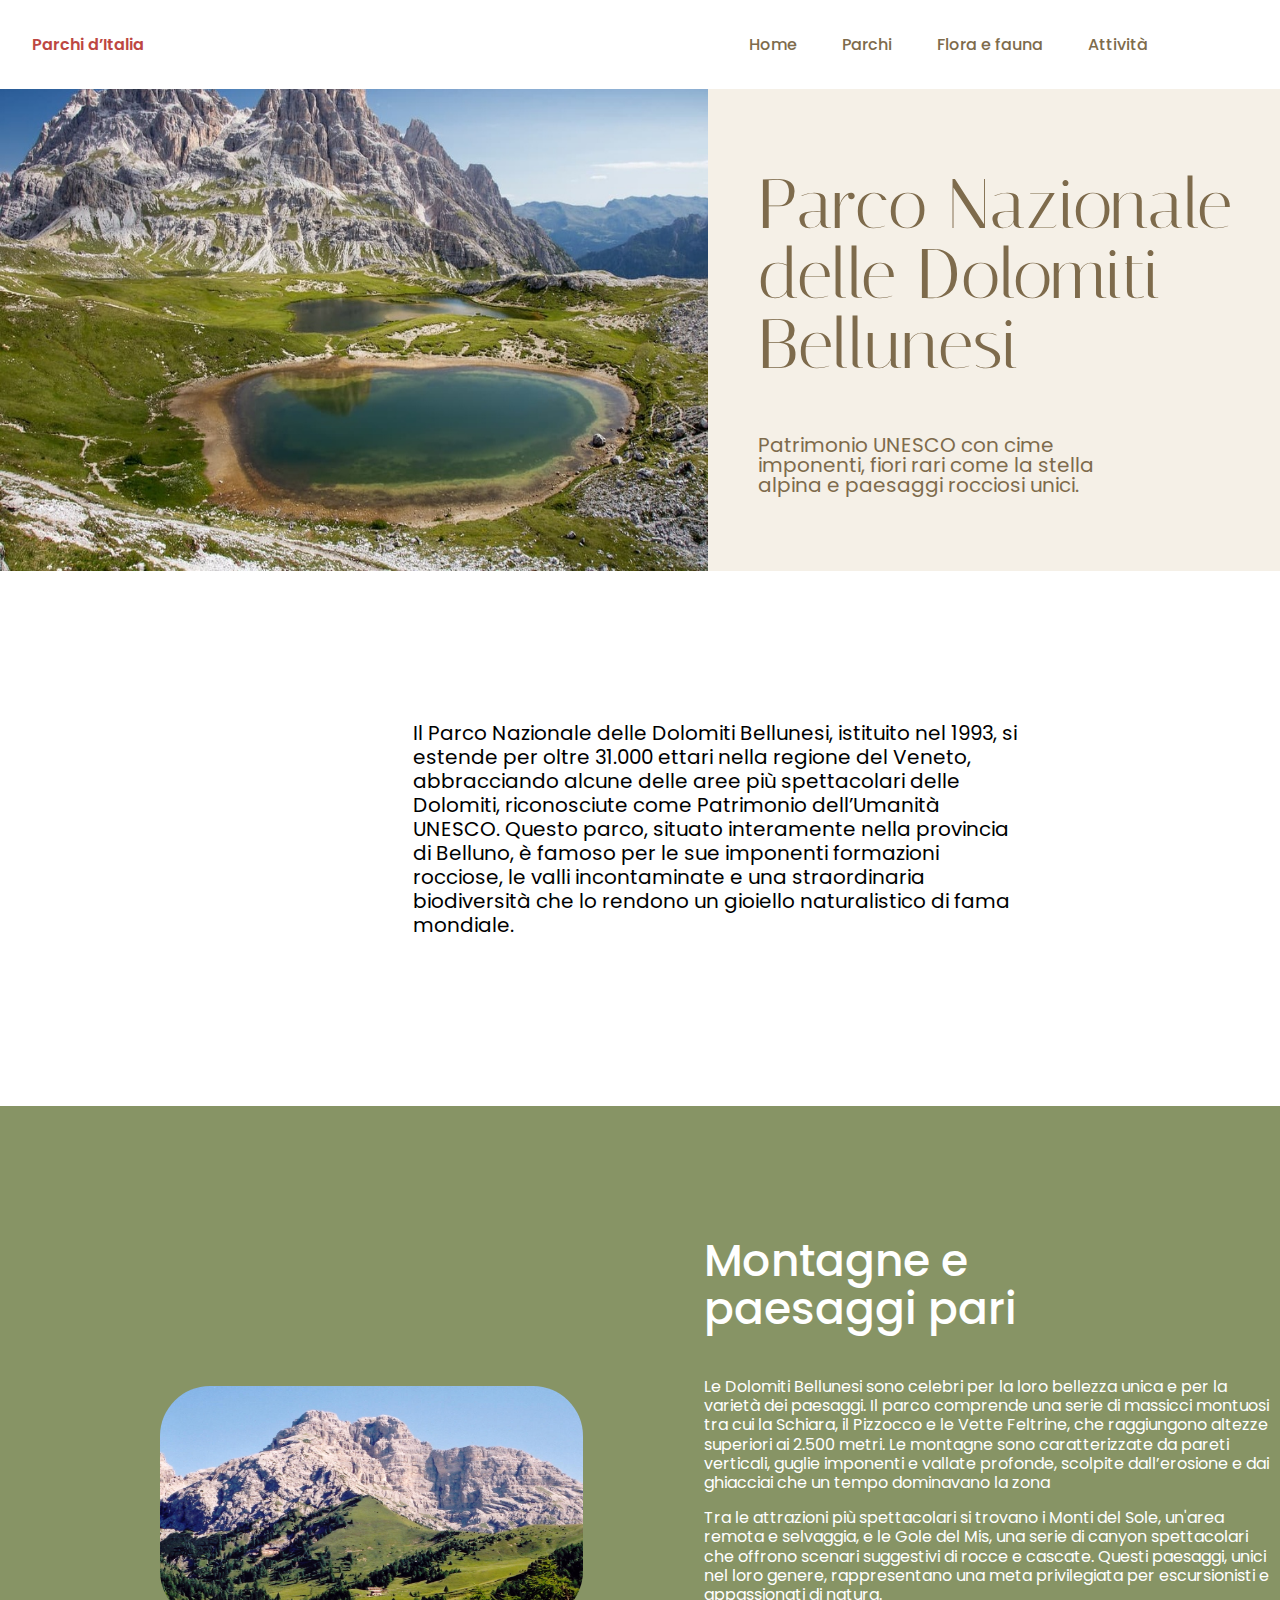
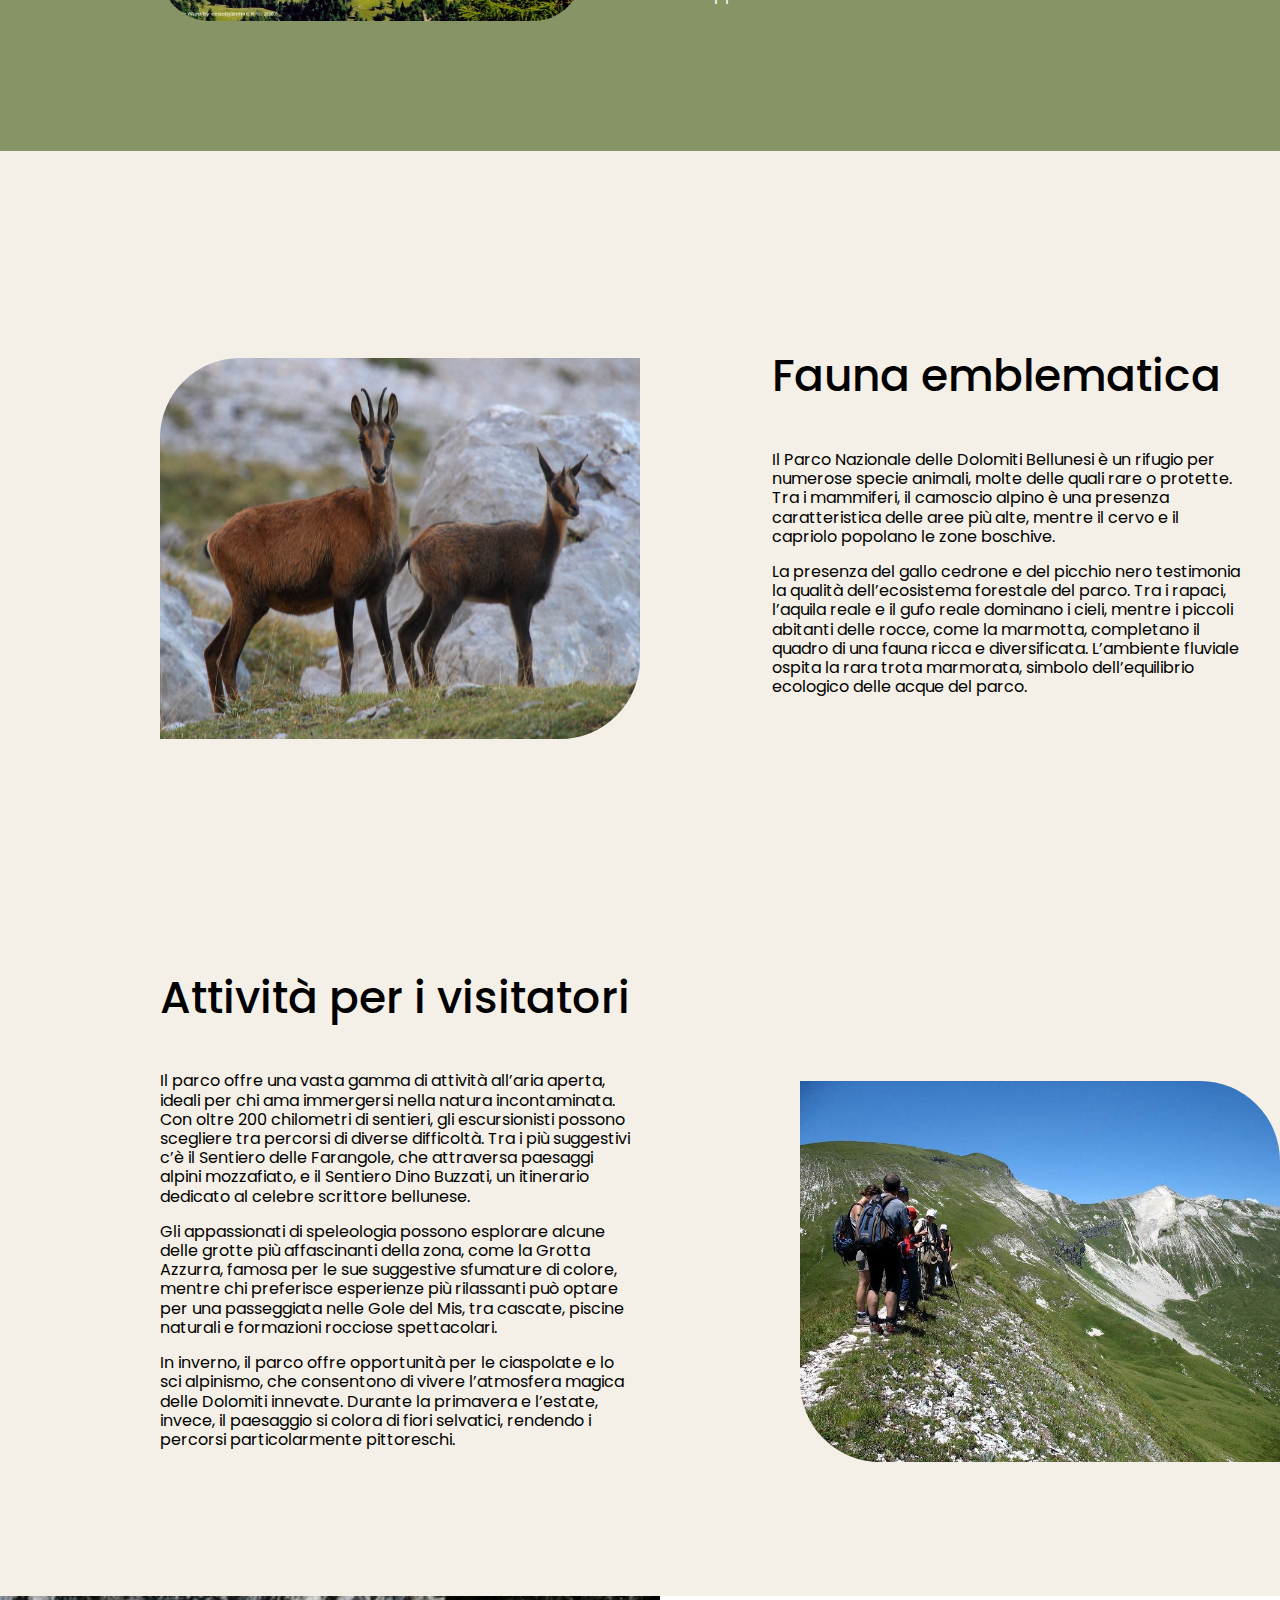
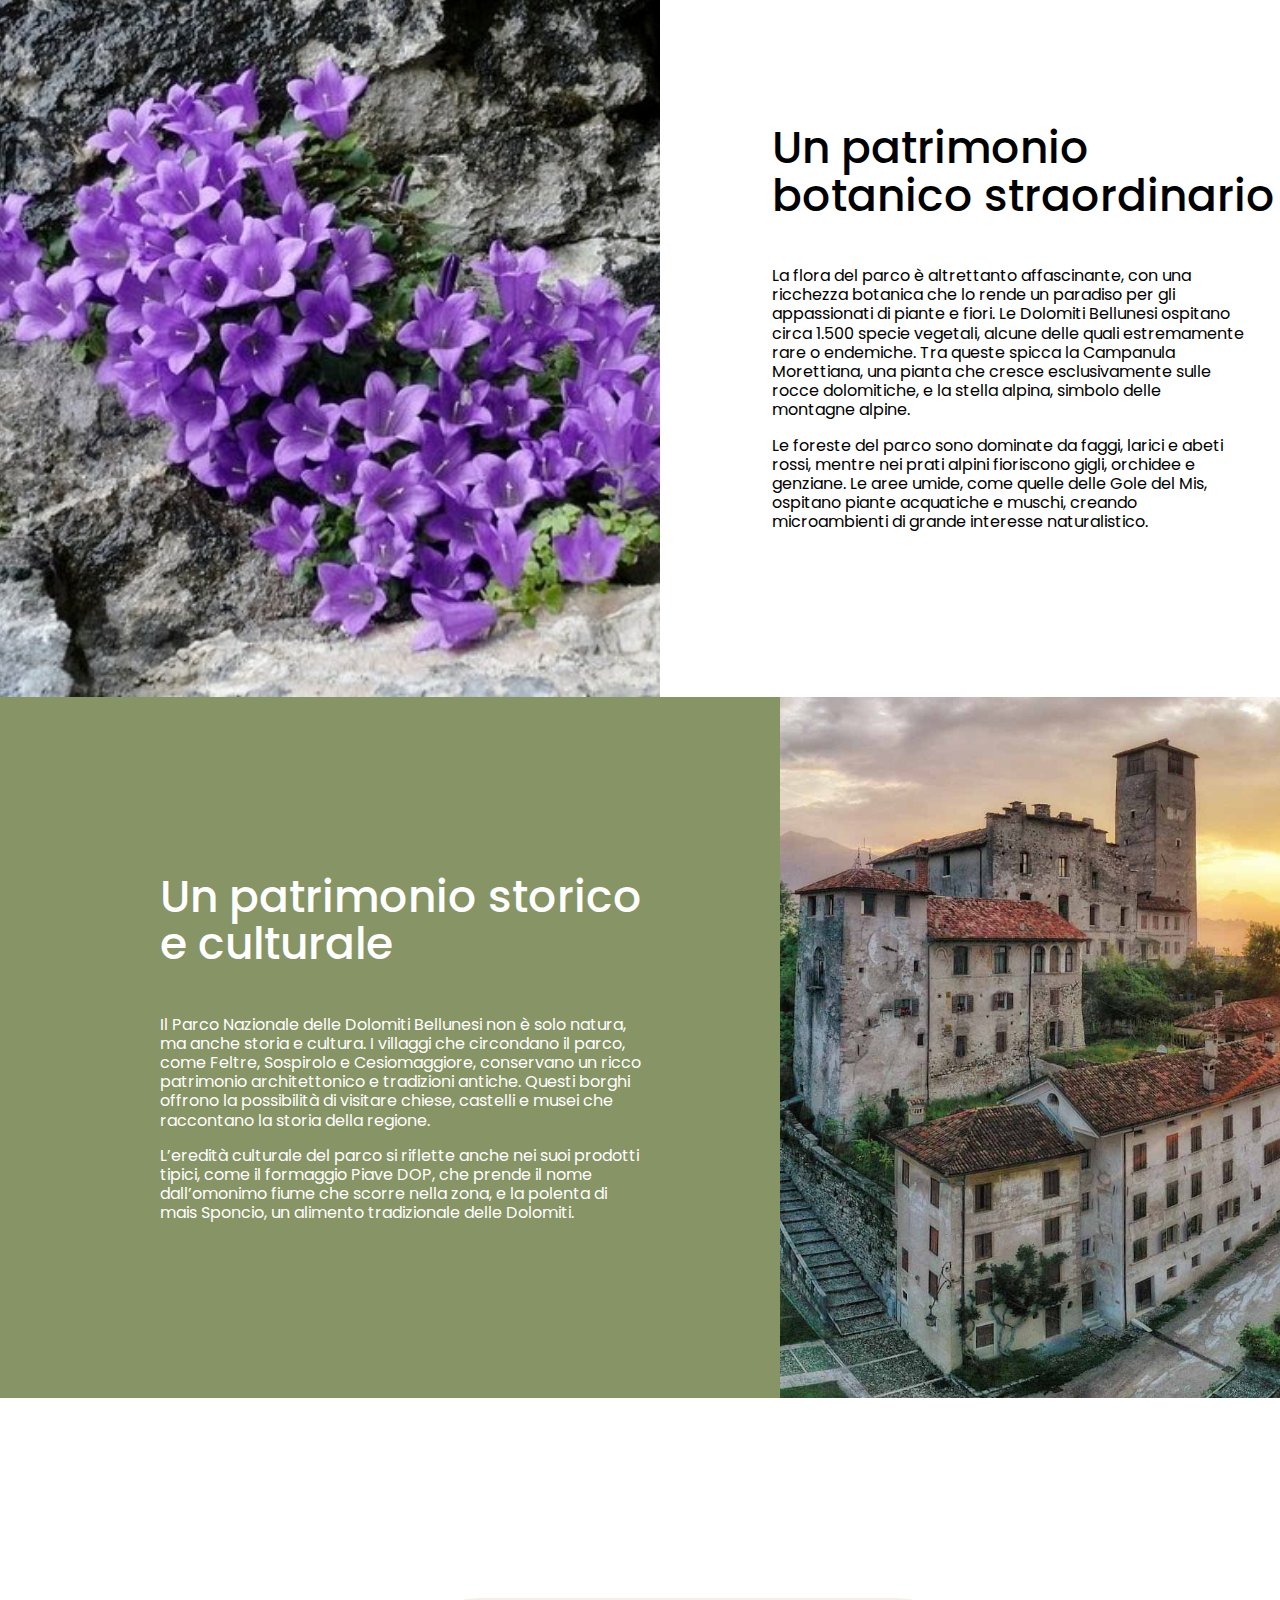
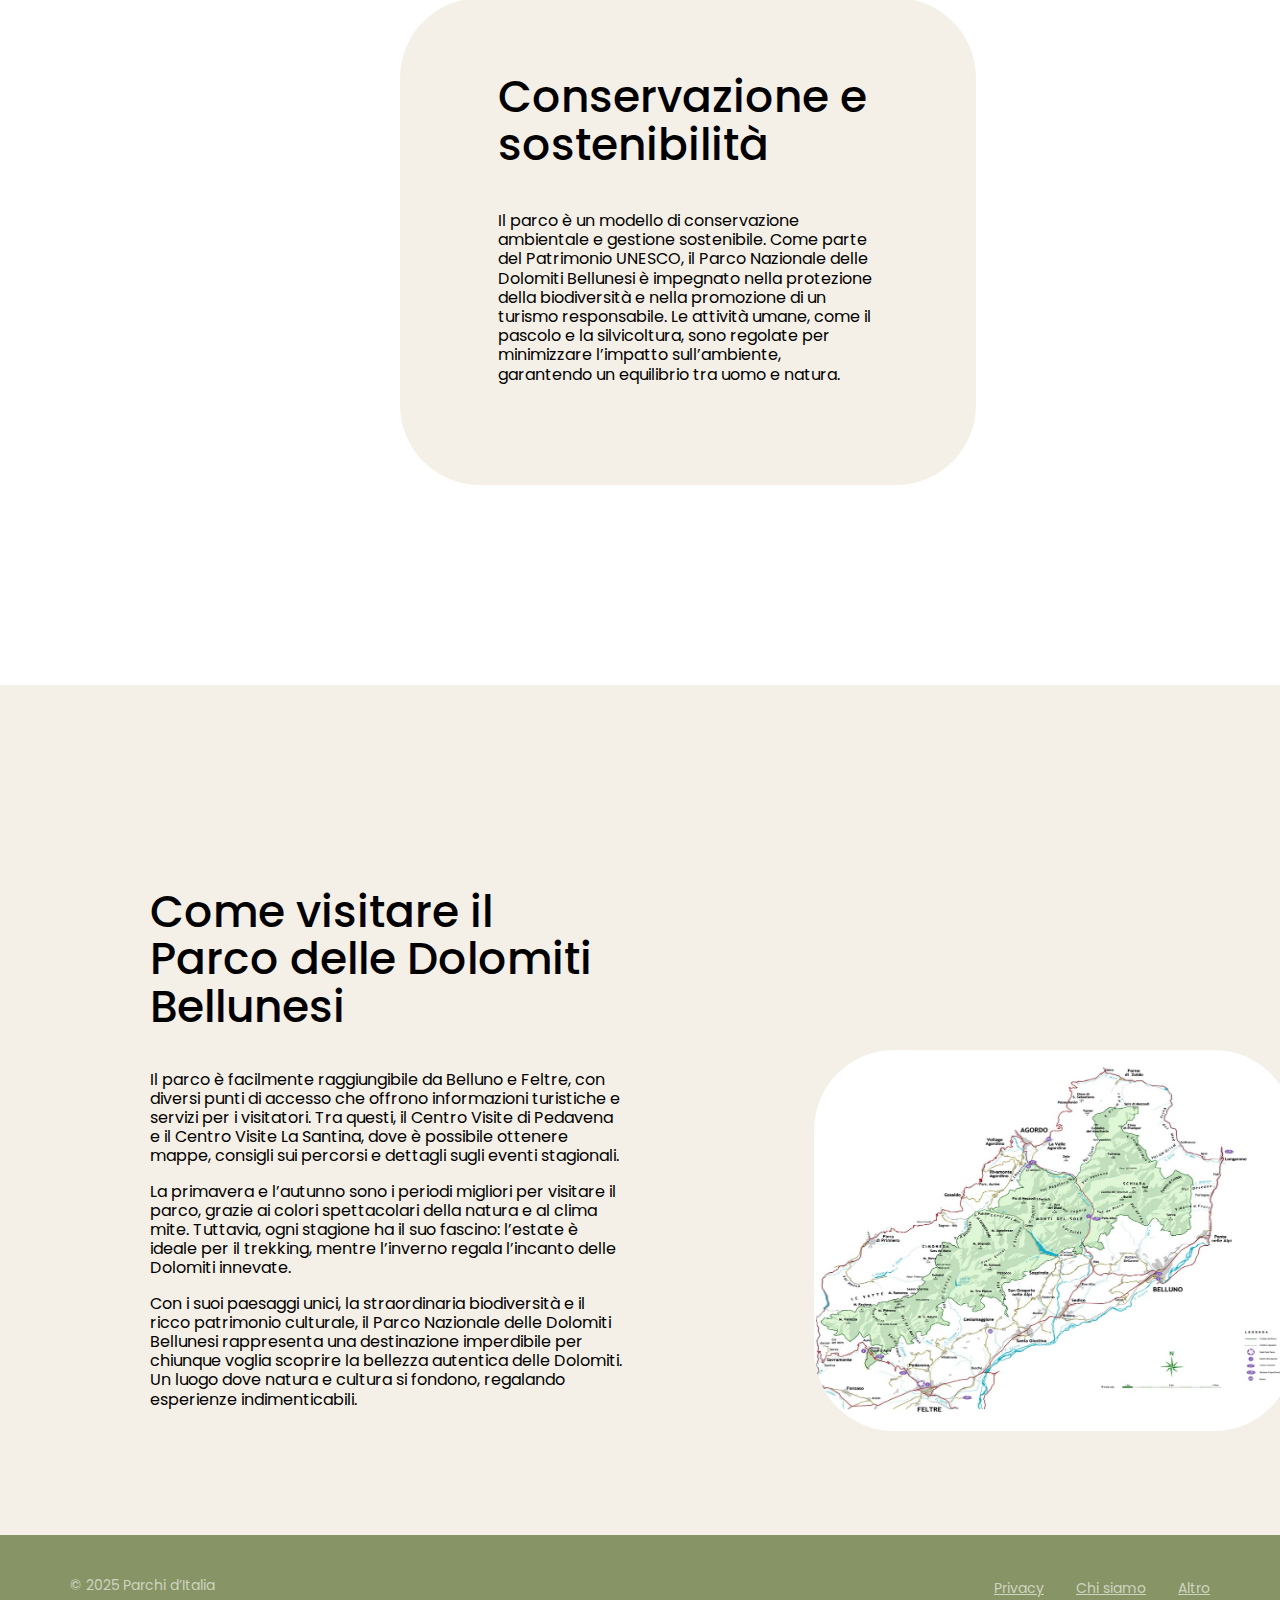
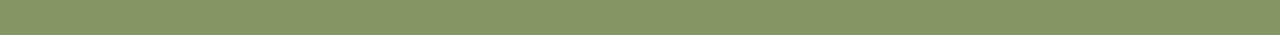
<file: dolomiti.html>
<!DOCTYPE html>
<html lang="en">
<head>
    <meta charset="UTF-8">
    <meta name="viewport" content="width=device-width, initial-scale=1.0">
    <title>Document</title>
    <link rel="stylesheet" href="css/dolomiti.css">
  
    <link rel="preconnect" href="https://fonts.googleapis.com">
<link rel="preconnect" href="https://fonts.gstatic.com" crossorigin>
<link href="https://fonts.googleapis.com/css2?family=Italiana&family=Poppins:ital,wght@0,100;0,200;0,300;0,400;0,500;0,600;0,700;0,800;0,900;1,100;1,200;1,300;1,400;1,500;1,600;1,700;1,800;1,900&display=swap" rel="stylesheet">
</head>
<body>
    <!-- Navbar -->
    <header>
        <p><a href="index.html">Parchi d’Italia</a></p>
        <nav>
            <ul>
                <li><a href="index.html">Home</a></li>
                <li><a href="parchi.html">Parchi</a></li>
                <li><a href="flora_fauna.html">Flora e fauna</a></li>
                <li><a href="attivita.html">Attività</a></li>
            </ul>
        </nav>
    </header>

    <main>
       <!-- Encabezado con imagen de fondo -->
       <div class="portada">
        <img src="img/Parchi/Dolomiti/dolomiti.jpg" alt="Vista panoramica del Parco">
        <div class="portada-content">
            <h1>Parco Nazionale delle Dolomiti Bellunesi</h1>
            <p>Patrimonio UNESCO con cime imponenti, fiori rari come la stella alpina e paesaggi rocciosi unici.</p>
        </div>
    </div>

    <!-- Contenido -->

    
    <div class="container">
        <section id="introduzione">
            <p>Il Parco Nazionale delle Dolomiti Bellunesi, istituito nel 1993, si estende per oltre 31.000 ettari nella regione del Veneto, abbracciando alcune delle aree più spettacolari delle Dolomiti, riconosciute come Patrimonio dell’Umanità UNESCO. Questo parco, situato interamente nella provincia di Belluno, è famoso per le sue imponenti formazioni rocciose, le valli incontaminate e una straordinaria biodiversità che lo rendono un gioiello naturalistico di fama mondiale.</p>
        </section>


        <section id="paesaggi">
            <img src="img/Parchi/Dolomiti/vistas-dolomiti.jpg" alt="Paesaggi">
            <div class="text">
                <h2>Montagne e paesaggi pari</h2>
                <p>Le Dolomiti Bellunesi sono celebri per la loro bellezza unica e per la varietà dei paesaggi. Il parco comprende una serie di massicci montuosi tra cui la Schiara, il Pizzocco e le Vette Feltrine, che raggiungono altezze superiori ai 2.500 metri. Le montagne sono caratterizzate da pareti verticali, guglie imponenti e vallate profonde, scolpite dall’erosione e dai ghiacciai che un tempo dominavano la zona</p>
        
                <p>Tra le attrazioni più spettacolari si trovano i Monti del Sole, un'area remota e selvaggia, e le Gole del Mis, una serie di canyon spettacolari che offrono scenari suggestivi di rocce e cascate. Questi paesaggi, unici nel loro genere, rappresentano una meta privilegiata per escursionisti e appassionati di natura.</p>
            </div>
        </section>


       <section id="fauna">
        <img src="img/Parchi/Dolomiti/fauna-dolomiti.jpg" alt="fauna">
        <div class="text">
            <h2>Fauna emblematica</h2>
            <p>Il Parco Nazionale delle Dolomiti Bellunesi è un rifugio per numerose specie animali, molte delle quali rare o protette. Tra i mammiferi, il camoscio alpino è una presenza caratteristica delle aree più alte, mentre il cervo e il capriolo popolano le zone boschive.</p>

            <p>La presenza del gallo cedrone e del picchio nero testimonia la qualità dell’ecosistema forestale del parco. Tra i rapaci, l’aquila reale e il gufo reale dominano i cieli, mentre i piccoli abitanti delle rocce, come la marmotta, completano il quadro di una fauna ricca e diversificata. L’ambiente fluviale ospita la rara trota marmorata, simbolo dell’equilibrio ecologico delle acque del parco.</p>
        </div>
        </section>

      <section id="attivita">
        <div class="text">
            <h2>Attività per i visitatori</h2>
            <p>Il parco offre una vasta gamma di attività all’aria aperta, ideali per chi ama immergersi nella natura incontaminata. Con oltre 200 chilometri di sentieri, gli escursionisti possono scegliere tra percorsi di diverse difficoltà. Tra i più suggestivi c’è il Sentiero delle Farangole, che attraversa paesaggi alpini mozzafiato, e il Sentiero Dino Buzzati, un itinerario dedicato al celebre scrittore bellunese.</p>

            <p>Gli appassionati di speleologia possono esplorare alcune delle grotte più affascinanti della zona, come la Grotta Azzurra, famosa per le sue suggestive sfumature di colore, mentre chi preferisce esperienze più rilassanti può optare per una passeggiata nelle Gole del Mis, tra cascate, piscine naturali e formazioni rocciose spettacolari.</p>
                
             <p>In inverno, il parco offre opportunità per le ciaspolate e lo sci alpinismo, che consentono di vivere l’atmosfera magica delle Dolomiti innevate. Durante la primavera e l’estate, invece, il paesaggio si colora di fiori selvatici, rendendo i percorsi particolarmente pittoreschi.</p>
        </div>
        <img src="img/Parchi/Dolomiti/turism-dolomiti.jpeg" alt="Escursionisti nel parco">
        </section>


      <section id="flora">
        <img src="img/Parchi/Dolomiti/flora-dolomiti.jpg" alt="Fiori parco">
        <div class="text">
            <h2>Un patrimonio botanico straordinario</h2>
            <p>La flora del parco è altrettanto affascinante, con una ricchezza botanica che lo rende un paradiso per gli appassionati di piante e fiori. Le Dolomiti Bellunesi ospitano circa 1.500 specie vegetali, alcune delle quali estremamente rare o endemiche. Tra queste spicca la Campanula Morettiana, una pianta che cresce esclusivamente sulle rocce dolomitiche, e la stella alpina, simbolo delle montagne alpine.</p>
            <p>Le foreste del parco sono dominate da faggi, larici e abeti rossi, mentre nei prati alpini fioriscono gigli, orchidee e genziane. Le aree umide, come quelle delle Gole del Mis, ospitano piante acquatiche e muschi, creando microambienti di grande interesse naturalistico.</p>
        </section>

        <section id="cultura">
            <div class="text">
            <h2>Un patrimonio storico e culturale</h2>
            <p>Il Parco Nazionale delle Dolomiti Bellunesi non è solo natura, ma anche storia e cultura. I villaggi che circondano il parco, come Feltre, Sospirolo e Cesiomaggiore, conservano un ricco patrimonio architettonico e tradizioni antiche. Questi borghi offrono la possibilità di visitare chiese, castelli e musei che raccontano la storia della regione.</p>

                <p>L’eredità culturale del parco si riflette anche nei suoi prodotti tipici, come il formaggio Piave DOP, che prende il nome dall’omonimo fiume che scorre nella zona, e la polenta di mais Sponcio, un alimento tradizionale delle Dolomiti.</p>
        </div>
        <img src="img/Parchi/Dolomiti/cultura-dolomiti.jpg" alt="tradizioni locali">
        </section>
        
    
        <section id="conservazione">
            <div class="text">
            <h2>Conservazione e sostenibilità</h2>
            <p>Il parco è un modello di conservazione ambientale e gestione sostenibile. Come parte del Patrimonio UNESCO, il Parco Nazionale delle Dolomiti Bellunesi è impegnato nella protezione della biodiversità e nella promozione di un turismo responsabile. Le attività umane, come il pascolo e la silvicoltura, sono regolate per minimizzare l’impatto sull’ambiente, garantendo un equilibrio tra uomo e natura.</p>
        </div>
        </section>
        
        <section id="accesso">
            <div class="text">
            <h2>Come visitare il Parco delle Dolomiti Bellunesi</h2>
            <p>Il parco è facilmente raggiungibile da Belluno e Feltre, con diversi punti di accesso che offrono informazioni turistiche e servizi per i visitatori. Tra questi, il Centro Visite di Pedavena e il Centro Visite La Santina, dove è possibile ottenere mappe, consigli sui percorsi e dettagli sugli eventi stagionali.</p>
            <p>La primavera e l’autunno sono i periodi migliori per visitare il parco, grazie ai colori spettacolari della natura e al clima mite. Tuttavia, ogni stagione ha il suo fascino: l’estate è ideale per il trekking, mentre l’inverno regala l’incanto delle Dolomiti innevate.</p>
            <p>Con i suoi paesaggi unici, la straordinaria biodiversità e il ricco patrimonio culturale, il Parco Nazionale delle Dolomiti Bellunesi rappresenta una destinazione imperdibile per chiunque voglia scoprire la bellezza autentica delle Dolomiti. Un luogo dove natura e cultura si fondono, regalando esperienze indimenticabili.</p>
        </div>
        <img src="img/Parchi/Dolomiti/mapa-dolomiti.jpeg" alt="Sentieri del Parco">
        </section>
    

        

    </main>
    <footer>
        <small>&copy; 2025 Parchi d’Italia</small>
        <nav>
            <ul>
                <li><a href="">Privacy</a></li>
                <li><a href="">Chi siamo</a></li>
                <li><a href="">Altro</a></li>
            </ul>
        </nav>
    </footer>
</body>
</html>
</file>
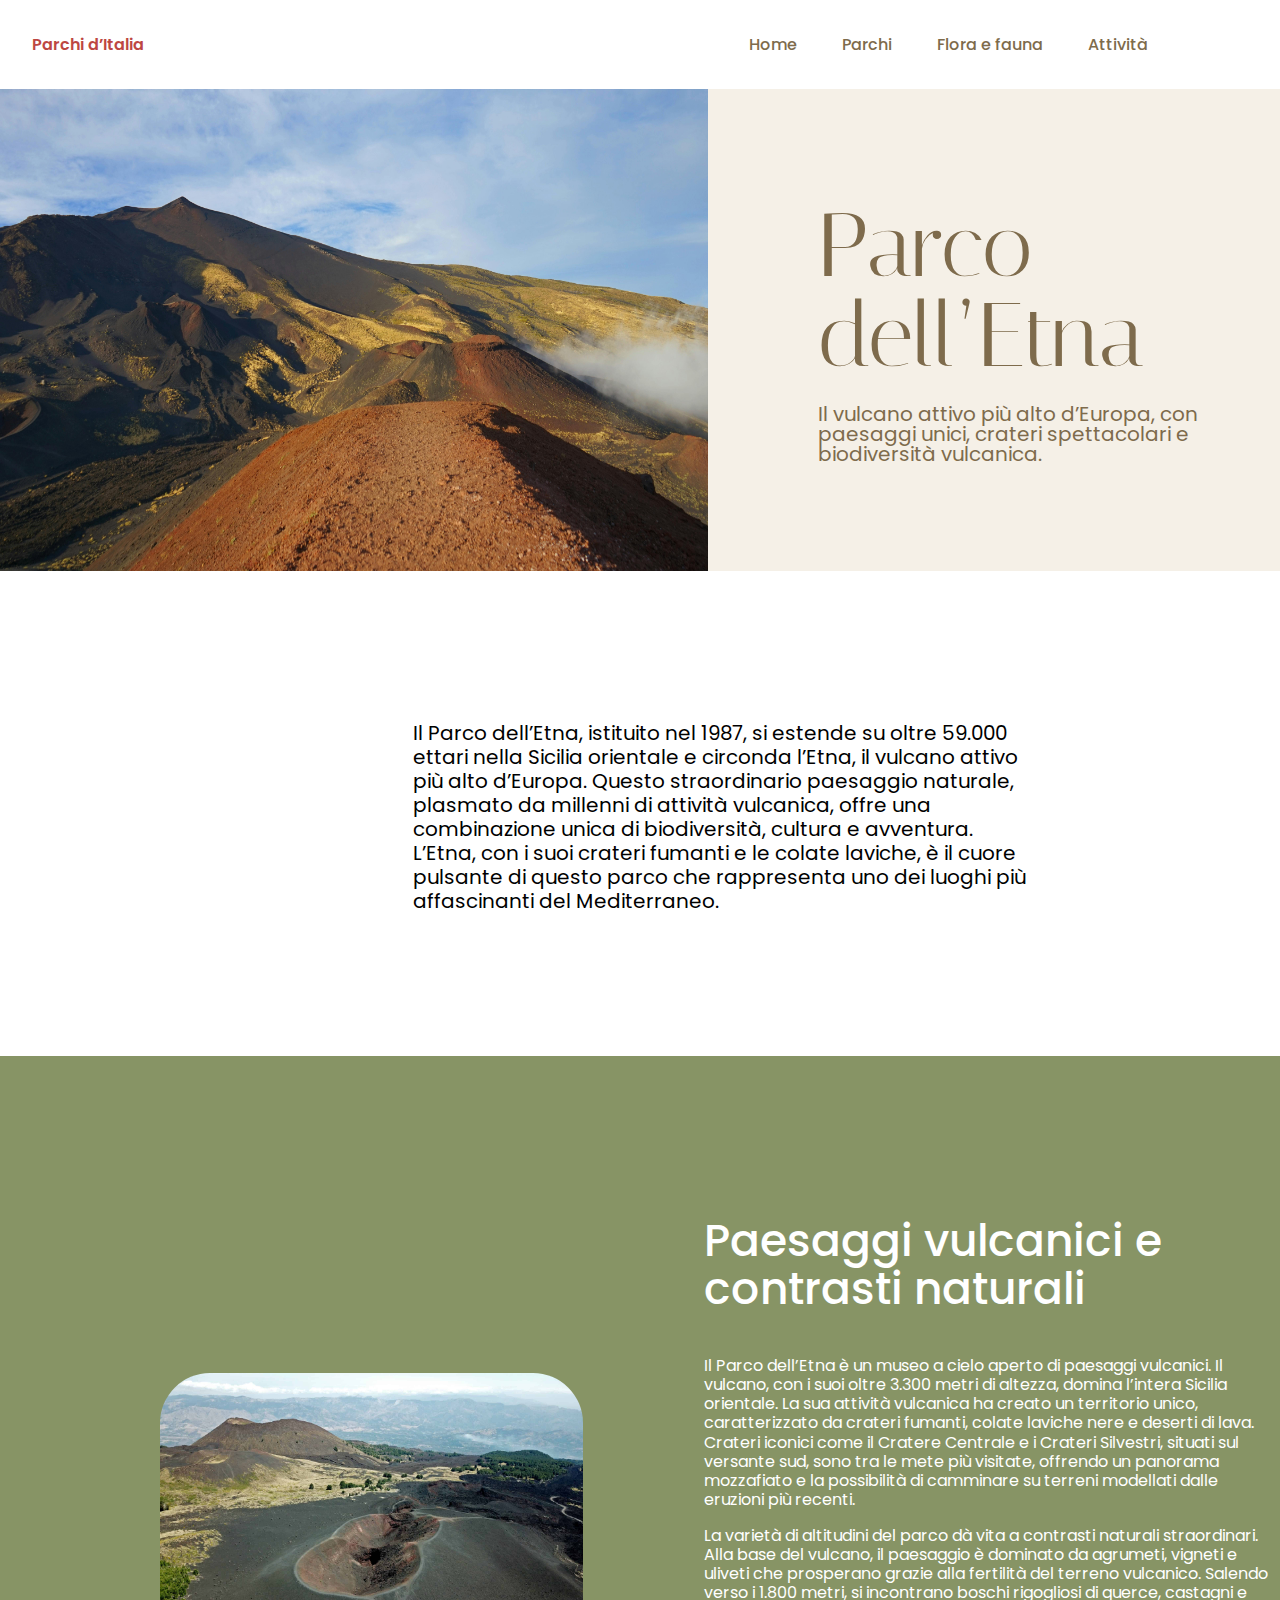
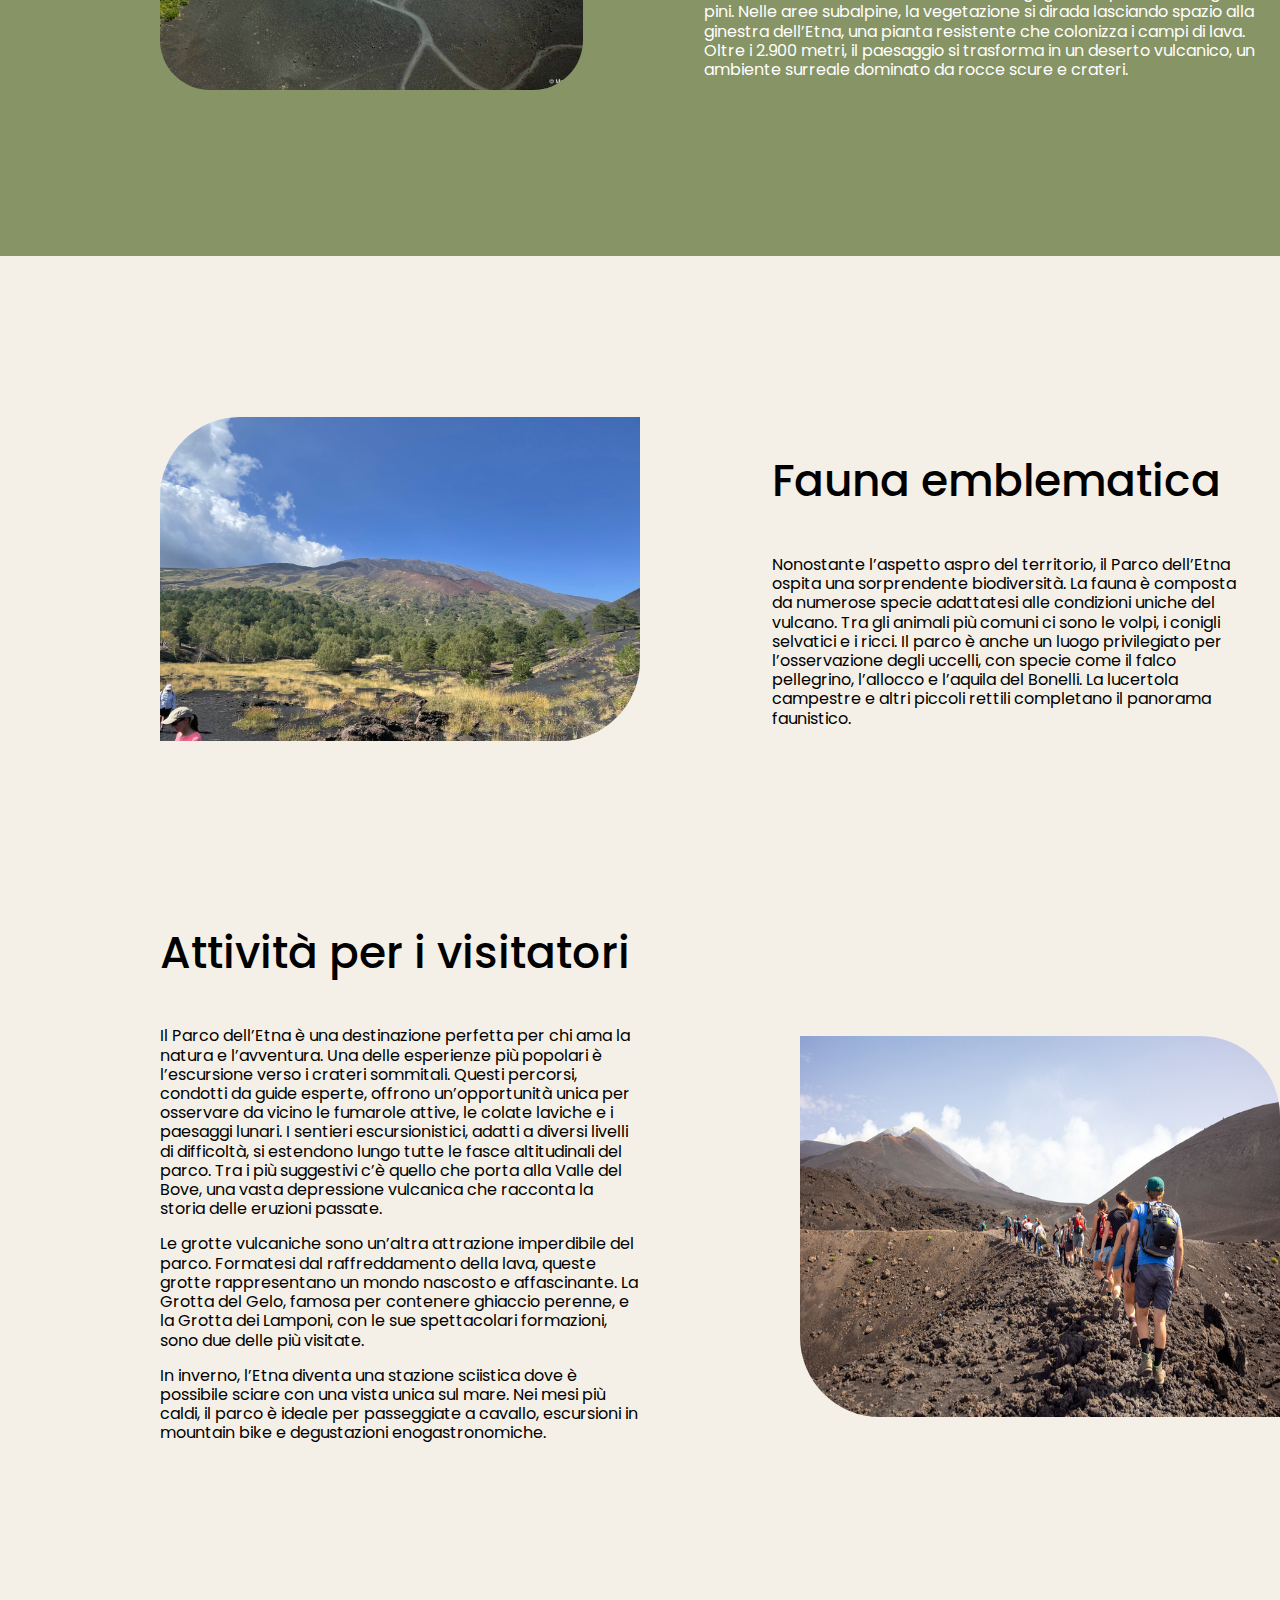
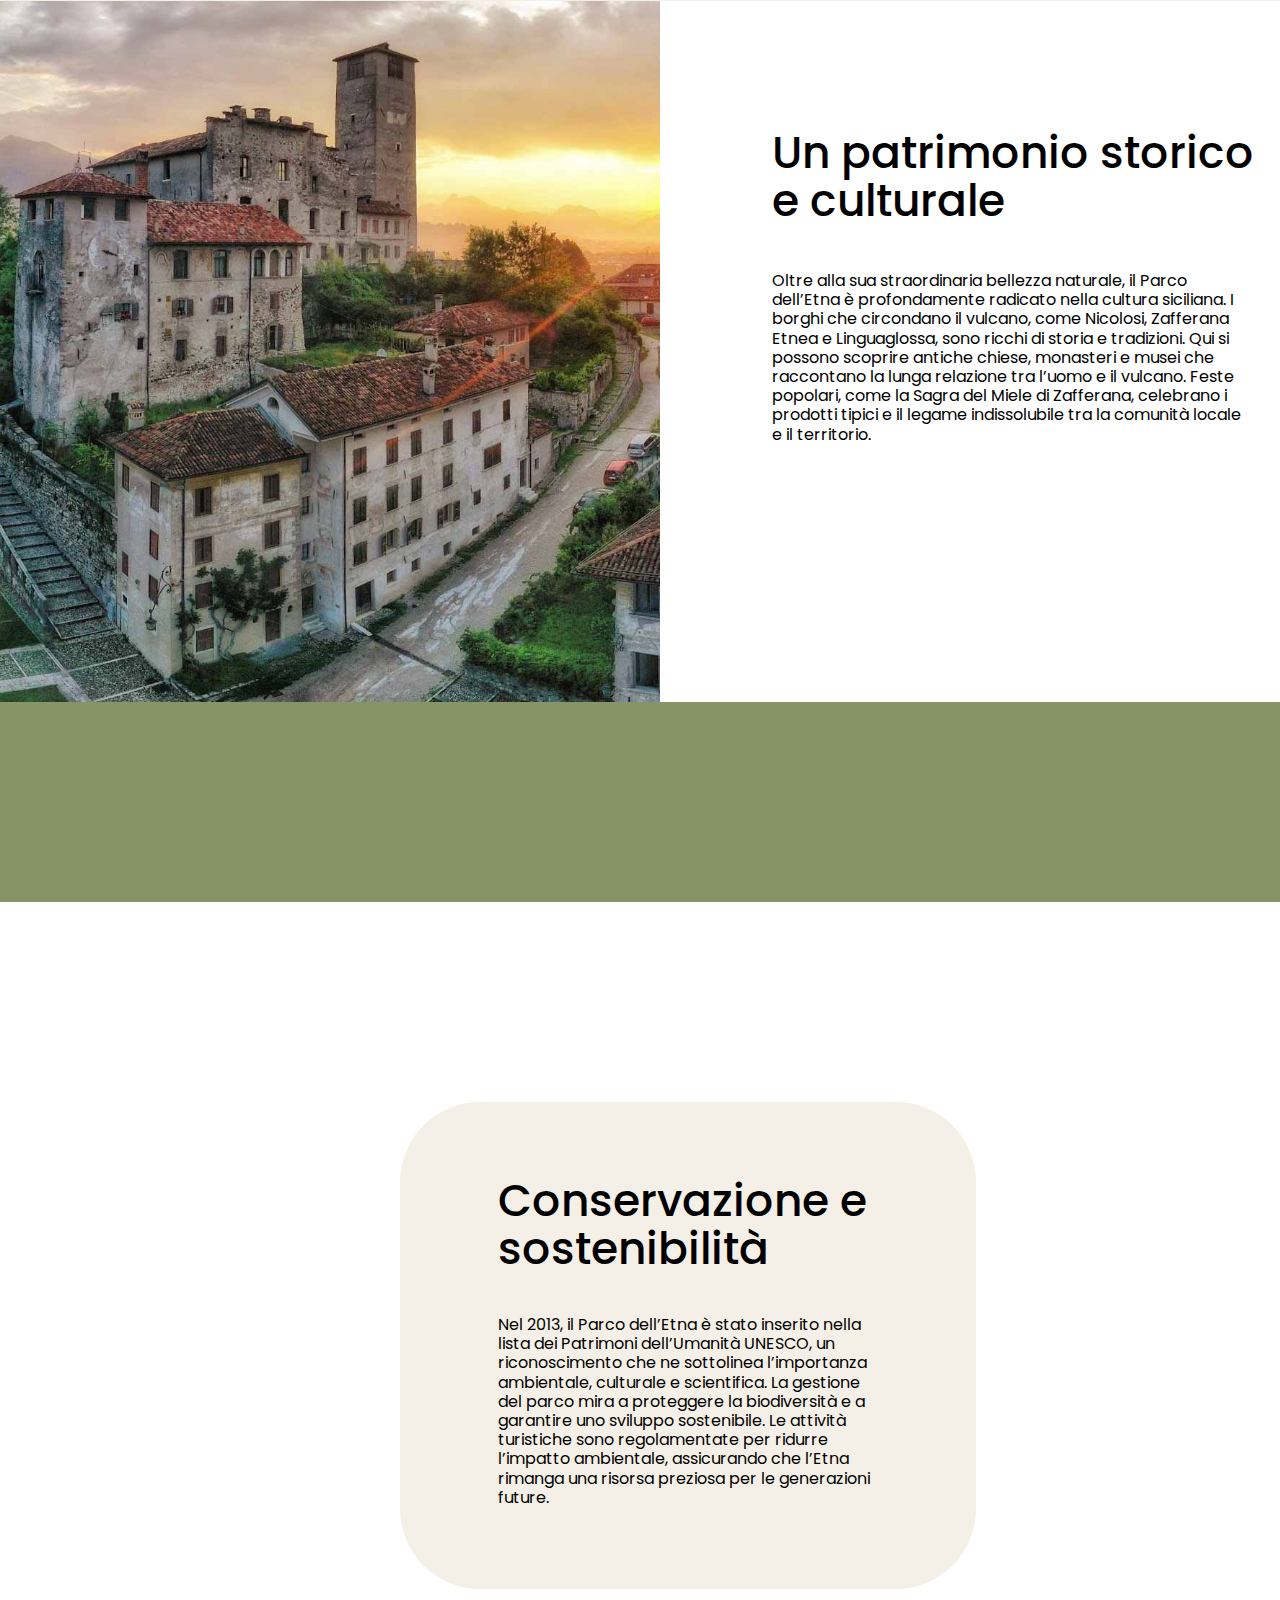
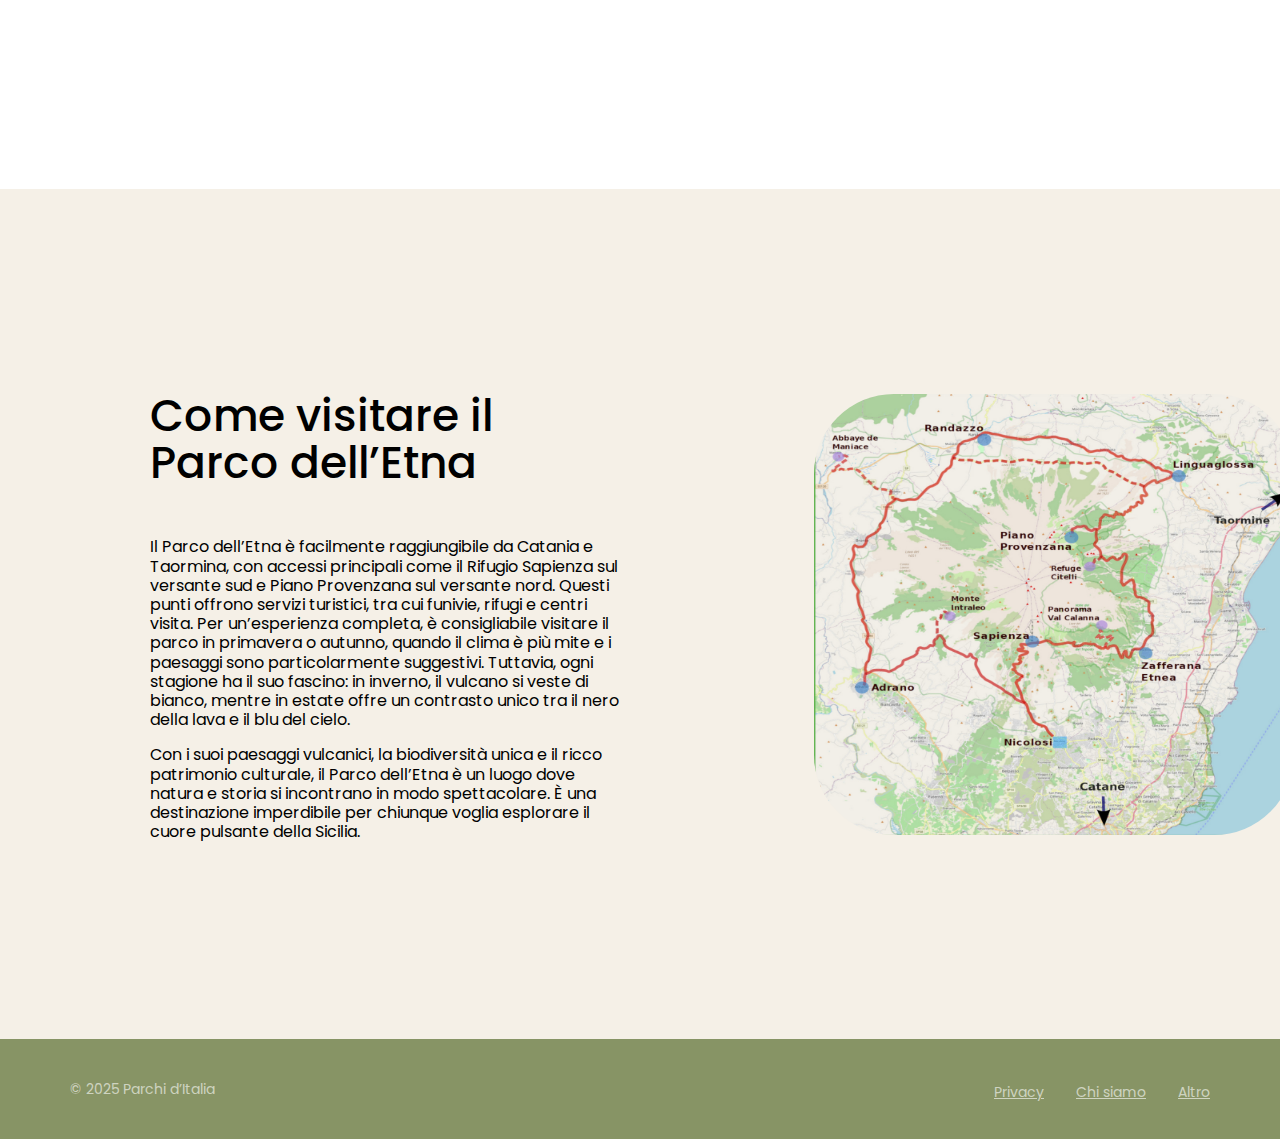
<file: etna.html>
<!DOCTYPE html>
<html lang="en">
<head>
    <meta charset="UTF-8">
    <meta name="viewport" content="width=device-width, initial-scale=1.0">
    <title>Document</title>
    <link rel="stylesheet" href="css/etna.css">
    
<link rel="preconnect" href="https://fonts.googleapis.com">
<link rel="preconnect" href="https://fonts.gstatic.com" crossorigin>
<link href="https://fonts.googleapis.com/css2?family=Italiana&family=Poppins:ital,wght@0,100;0,200;0,300;0,400;0,500;0,600;0,700;0,800;0,900;1,100;1,200;1,300;1,400;1,500;1,600;1,700;1,800;1,900&display=swap" rel="stylesheet">
</head>
<body>
    <!-- Navbar -->
    <header>
        <p><a href="index.html">Parchi d’Italia</a></p>
        <nav>
            <ul>
                <li><a href="index.html">Home</a></li>
                <li><a href="/parchi.html">Parchi</a></li>
                <li><a href="/flora_fauna.html">Flora e fauna</a></li>
                <li><a href="/attivita.html">Attività</a></li>
            </ul>
        </nav>
    </header>

    <main>
       <!-- Encabezado con imagen de fondo -->
       <div class="portada">
        <img src="img/Parchi/etna/portada.jpg" alt="Vista panoramica del Parco">
        <div class="portada-content">
            <h1>Parco dell’Etna</h1>
            <p>Il vulcano attivo più alto d’Europa, con paesaggi unici, crateri spettacolari e biodiversità vulcanica.</p>
        </div>
    </div>

    <!-- Contenido -->

    
    <div class="container">
        <section id="introduzione">
            <p>Il Parco dell’Etna, istituito nel 1987, si estende su oltre 59.000 ettari nella Sicilia orientale e circonda l’Etna, il vulcano attivo più alto d’Europa. Questo straordinario paesaggio naturale, plasmato da millenni di attività vulcanica, offre una combinazione unica di biodiversità, cultura e avventura. L’Etna, con i suoi crateri fumanti e le colate laviche, è il cuore pulsante di questo parco che rappresenta uno dei luoghi più affascinanti del Mediterraneo.</p>
        </section>


        <section id="paesaggi">
            <img src="img/Parchi/etna/crater.jpg" alt="Paesaggi">
            <div class="text">
                <h2>Paesaggi vulcanici e contrasti naturali</h2>
                <p>Il Parco dell’Etna è un museo a cielo aperto di paesaggi vulcanici. Il vulcano, con i suoi oltre 3.300 metri di altezza, domina l’intera Sicilia orientale. La sua attività vulcanica ha creato un territorio unico, caratterizzato da crateri fumanti, colate laviche nere e deserti di lava. Crateri iconici come il Cratere Centrale e i Crateri Silvestri, situati sul versante sud, sono tra le mete più visitate, offrendo un panorama mozzafiato e la possibilità di camminare su terreni modellati dalle eruzioni più recenti.</p>
        
                <p>La varietà di altitudini del parco dà vita a contrasti naturali straordinari. Alla base del vulcano, il paesaggio è dominato da agrumeti, vigneti e uliveti che prosperano grazie alla fertilità del terreno vulcanico. Salendo verso i 1.800 metri, si incontrano boschi rigogliosi di querce, castagni e pini. Nelle aree subalpine, la vegetazione si dirada lasciando spazio alla ginestra dell’Etna, una pianta resistente che colonizza i campi di lava. Oltre i 2.900 metri, il paesaggio si trasforma in un deserto vulcanico, un ambiente surreale dominato da rocce scure e crateri.</p>
            </div>
        </section>


       <section id="fauna">
        <img src="img/Parchi/etna/fauna.jpg" alt="fauna">
        <div class="text">
            <h2>Fauna emblematica</h2>
            <p> Nonostante l’aspetto aspro del territorio, il Parco dell’Etna ospita una sorprendente biodiversità. La fauna è composta da numerose specie adattatesi alle condizioni uniche del vulcano. Tra gli animali più comuni ci sono le volpi, i conigli selvatici e i ricci. Il parco è anche un luogo privilegiato per l’osservazione degli uccelli, con specie come il falco pellegrino, l’allocco e l’aquila del Bonelli. La lucertola campestre e altri piccoli rettili completano il panorama faunistico.</p>
        </div>
        </section>

      <section id="attivita">
        <div class="text">
            <h2>Attività per i visitatori</h2>
            <p>Il Parco dell’Etna è una destinazione perfetta per chi ama la natura e l’avventura. Una delle esperienze più popolari è l’escursione verso i crateri sommitali. Questi percorsi, condotti da guide esperte, offrono un’opportunità unica per osservare da vicino le fumarole attive, le colate laviche e i paesaggi lunari. I sentieri escursionistici, adatti a diversi livelli di difficoltà, si estendono lungo tutte le fasce altitudinali del parco. Tra i più suggestivi c’è quello che porta alla Valle del Bove, una vasta depressione vulcanica che racconta la storia delle eruzioni passate.</p>

            <p>Le grotte vulcaniche sono un’altra attrazione imperdibile del parco. Formatesi dal raffreddamento della lava, queste grotte rappresentano un mondo nascosto e affascinante. La Grotta del Gelo, famosa per contenere ghiaccio perenne, e la Grotta dei Lamponi, con le sue spettacolari formazioni, sono due delle più visitate.</p>
                
             <p>In inverno, l’Etna diventa una stazione sciistica dove è possibile sciare con una vista unica sul mare. Nei mesi più caldi, il parco è ideale per passeggiate a cavallo, escursioni in mountain bike e degustazioni enogastronomiche.</p>
        </div>
        <img src="img/Parchi/etna/excursion.jpg" alt="Escursionisti nel parco">
        </section>


        <section id="cultura">
            <img src="img/Parchi/Dolomiti/cultura-dolomiti.jpg" alt="tradizioni locali">
            <div class="text">
            <h2>Un patrimonio storico e culturale</h2>
            <p>Oltre alla sua straordinaria bellezza naturale, il Parco dell’Etna è profondamente radicato nella cultura siciliana. I borghi che circondano il vulcano, come Nicolosi, Zafferana Etnea e Linguaglossa, sono ricchi di storia e tradizioni. Qui si possono scoprire antiche chiese, monasteri e musei che raccontano la lunga relazione tra l’uomo e il vulcano. Feste popolari, come la Sagra del Miele di Zafferana, celebrano i prodotti tipici e il legame indissolubile tra la comunità locale e il territorio.</p>
        </div>
        </section>

         <!-- espaciado -->
        <section class="intro">
        </section>
        
    
        <section id="conservazione">
            <div class="text">
            <h2>Conservazione e sostenibilità</h2>
            <p> Nel 2013, il Parco dell’Etna è stato inserito nella lista dei Patrimoni dell’Umanità UNESCO, un riconoscimento che ne sottolinea l’importanza ambientale, culturale e scientifica. La gestione del parco mira a proteggere la biodiversità e a garantire uno sviluppo sostenibile. Le attività turistiche sono regolamentate per ridurre l’impatto ambientale, assicurando che l’Etna rimanga una risorsa preziosa per le generazioni future.</p>
        </div>
        </section>
        
        <section id="accesso">
            <div class="text">
            <h2>Come visitare il Parco dell’Etna </h2>
            <p>Il Parco dell’Etna è facilmente raggiungibile da Catania e Taormina, con accessi principali come il Rifugio Sapienza sul versante sud e Piano Provenzana sul versante nord. Questi punti offrono servizi turistici, tra cui funivie, rifugi e centri visita. Per un’esperienza completa, è consigliabile visitare il parco in primavera o autunno, quando il clima è più mite e i paesaggi sono particolarmente suggestivi. Tuttavia, ogni stagione ha il suo fascino: in inverno, il vulcano si veste di bianco, mentre in estate offre un contrasto unico tra il nero della lava e il blu del cielo.</p>
            <p>Con i suoi paesaggi vulcanici, la biodiversità unica e il ricco patrimonio culturale, il Parco dell’Etna è un luogo dove natura e storia si incontrano in modo spettacolare. È una destinazione imperdibile per chiunque voglia esplorare il cuore pulsante della Sicilia.</p>
    
        </div>
        <img src="img/Parchi/etna/mapa.jpg" alt="Sentieri del Parco">
        </section>
    

        

    </main>
    <footer>
        <small>&copy; 2025 Parchi d’Italia</small>
        <nav>
            <ul>
                <li><a href="">Privacy</a></li>
                <li><a href="">Chi siamo</a></li>
                <li><a href="">Altro</a></li>
            </ul>
        </nav>
    </footer>
</body>
</html>
</file>
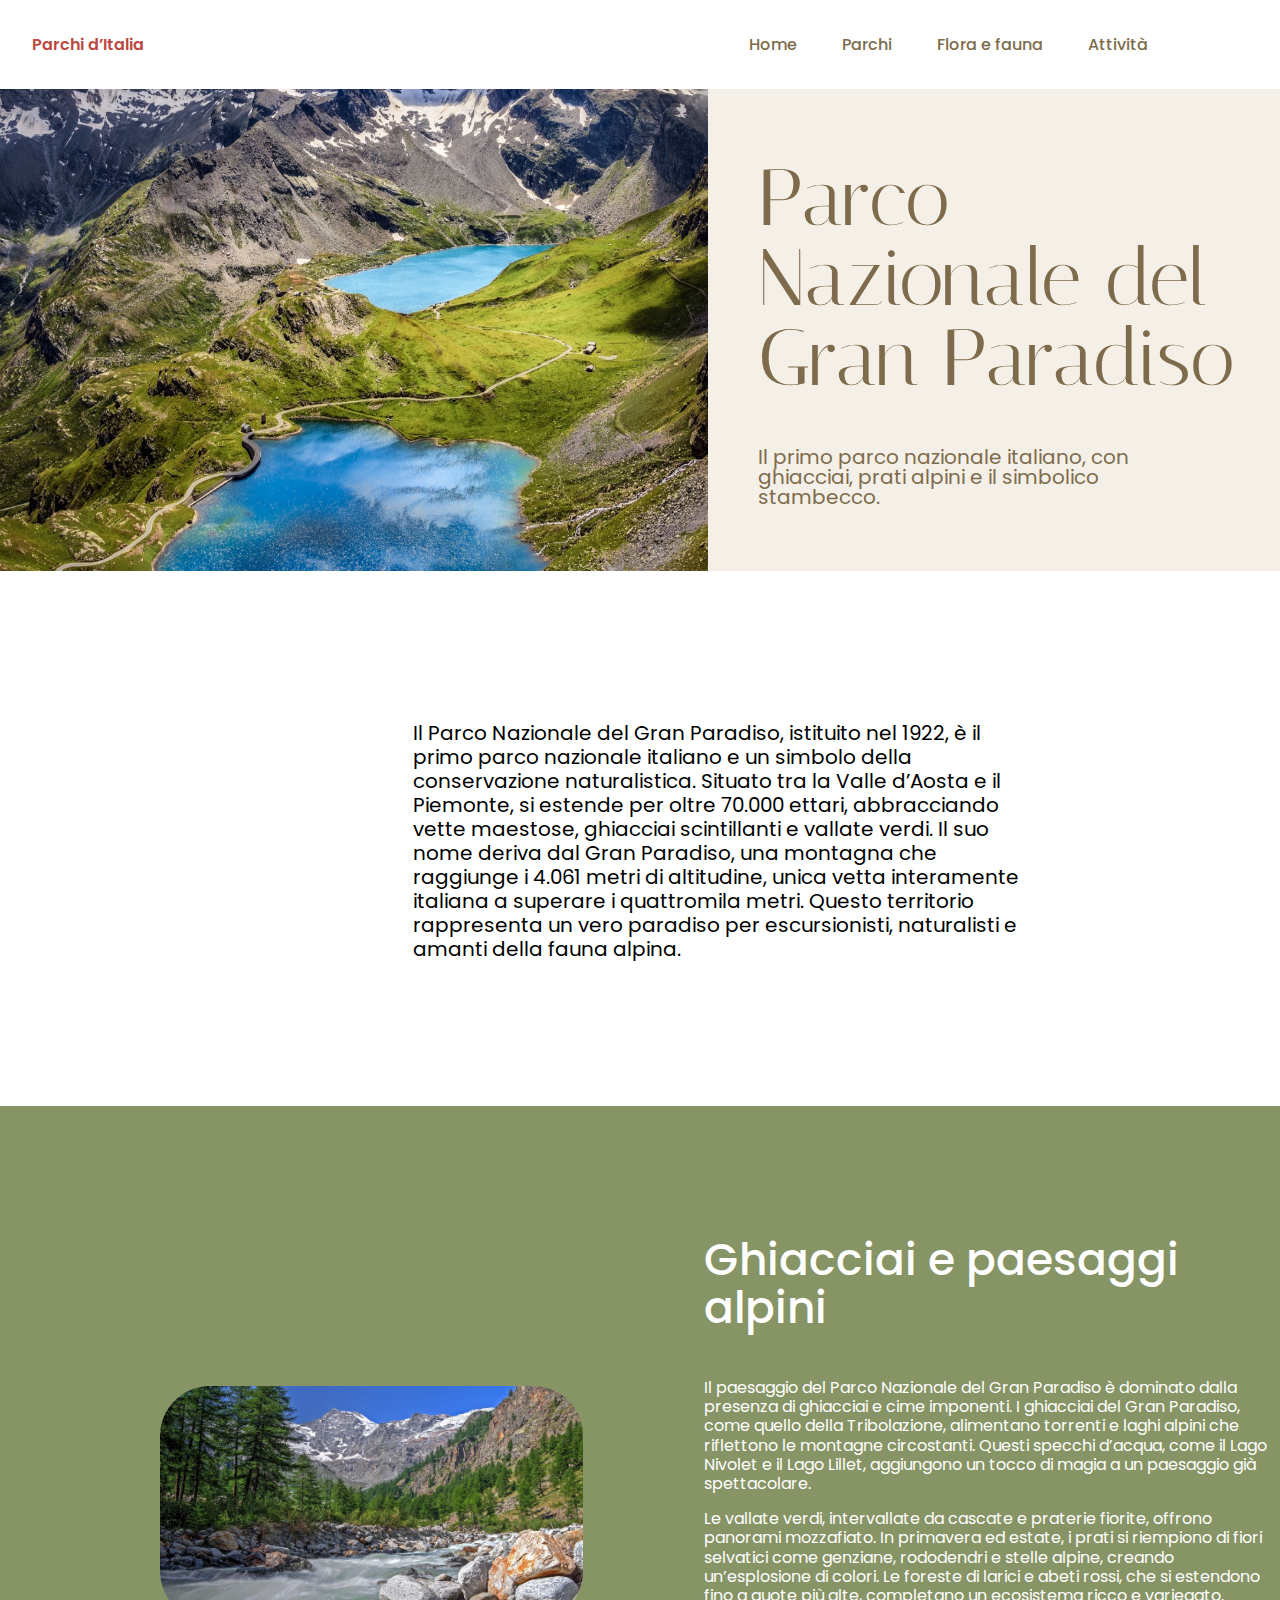
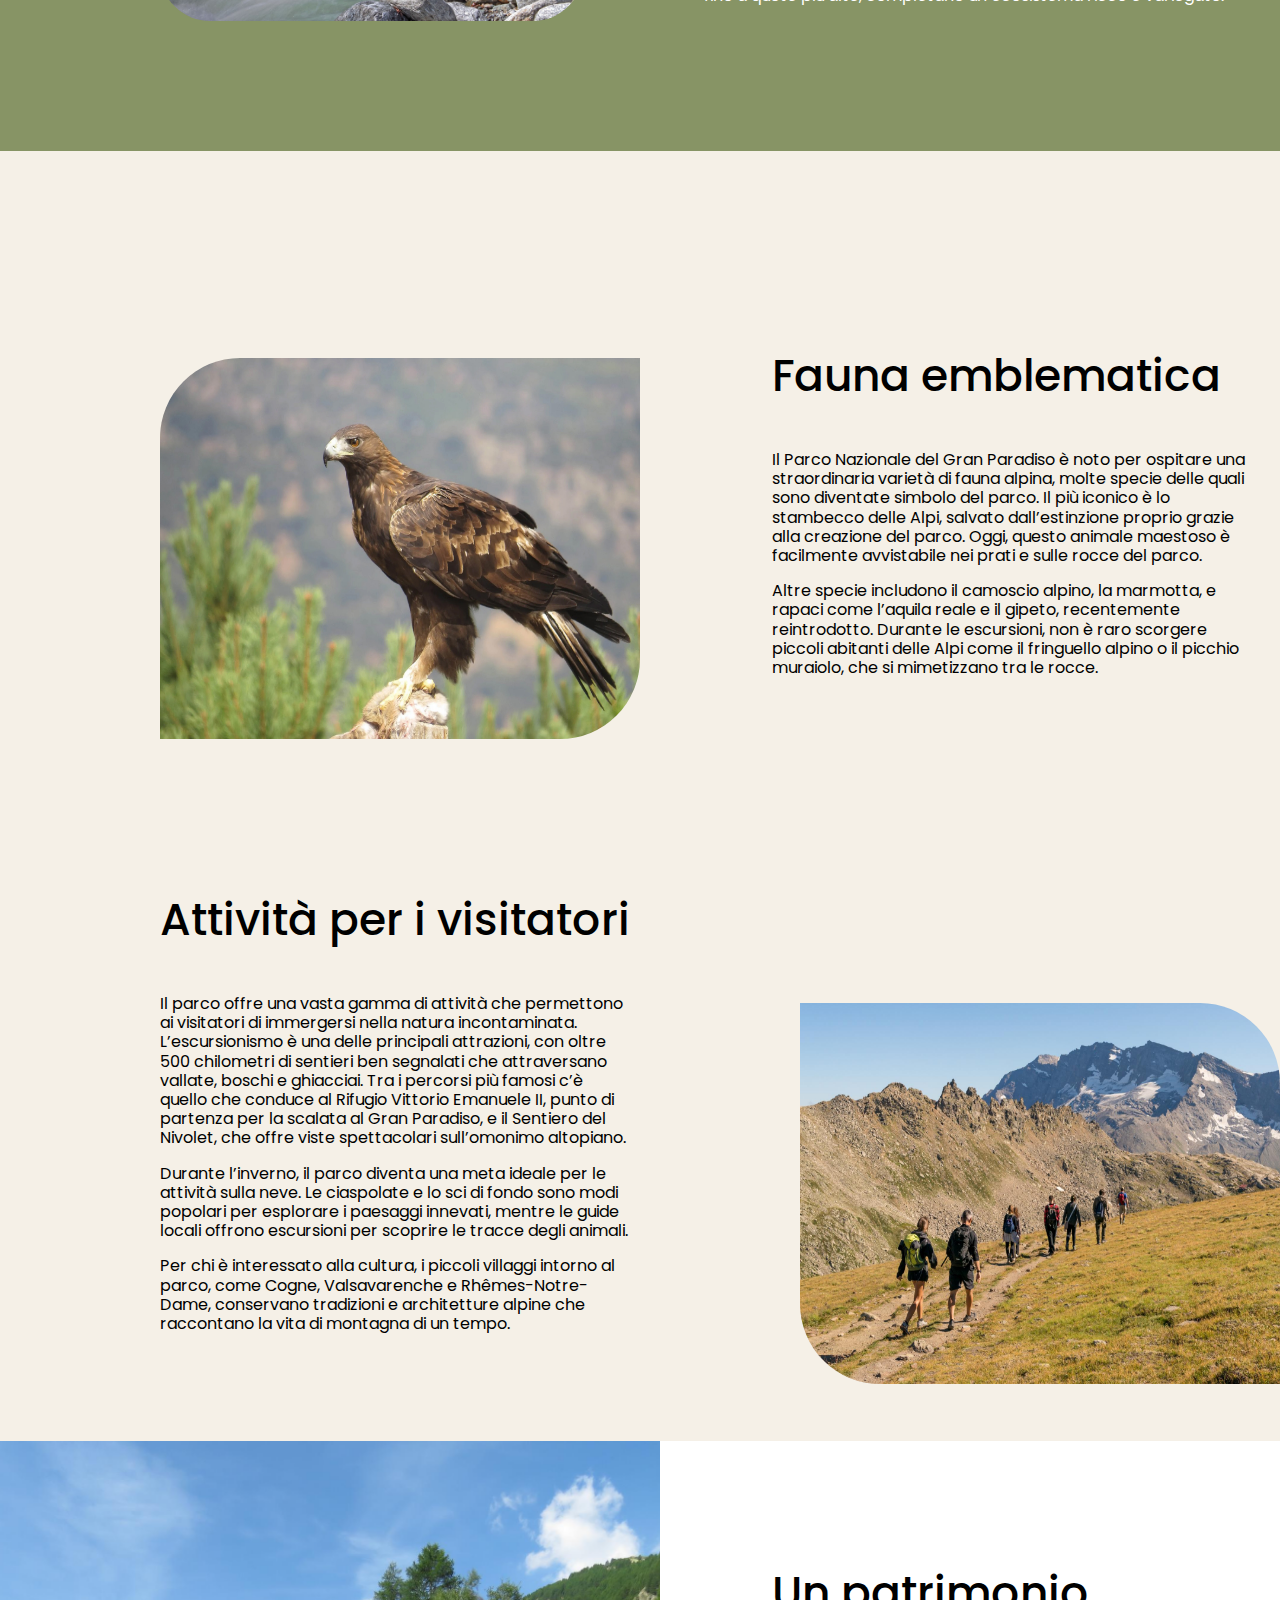
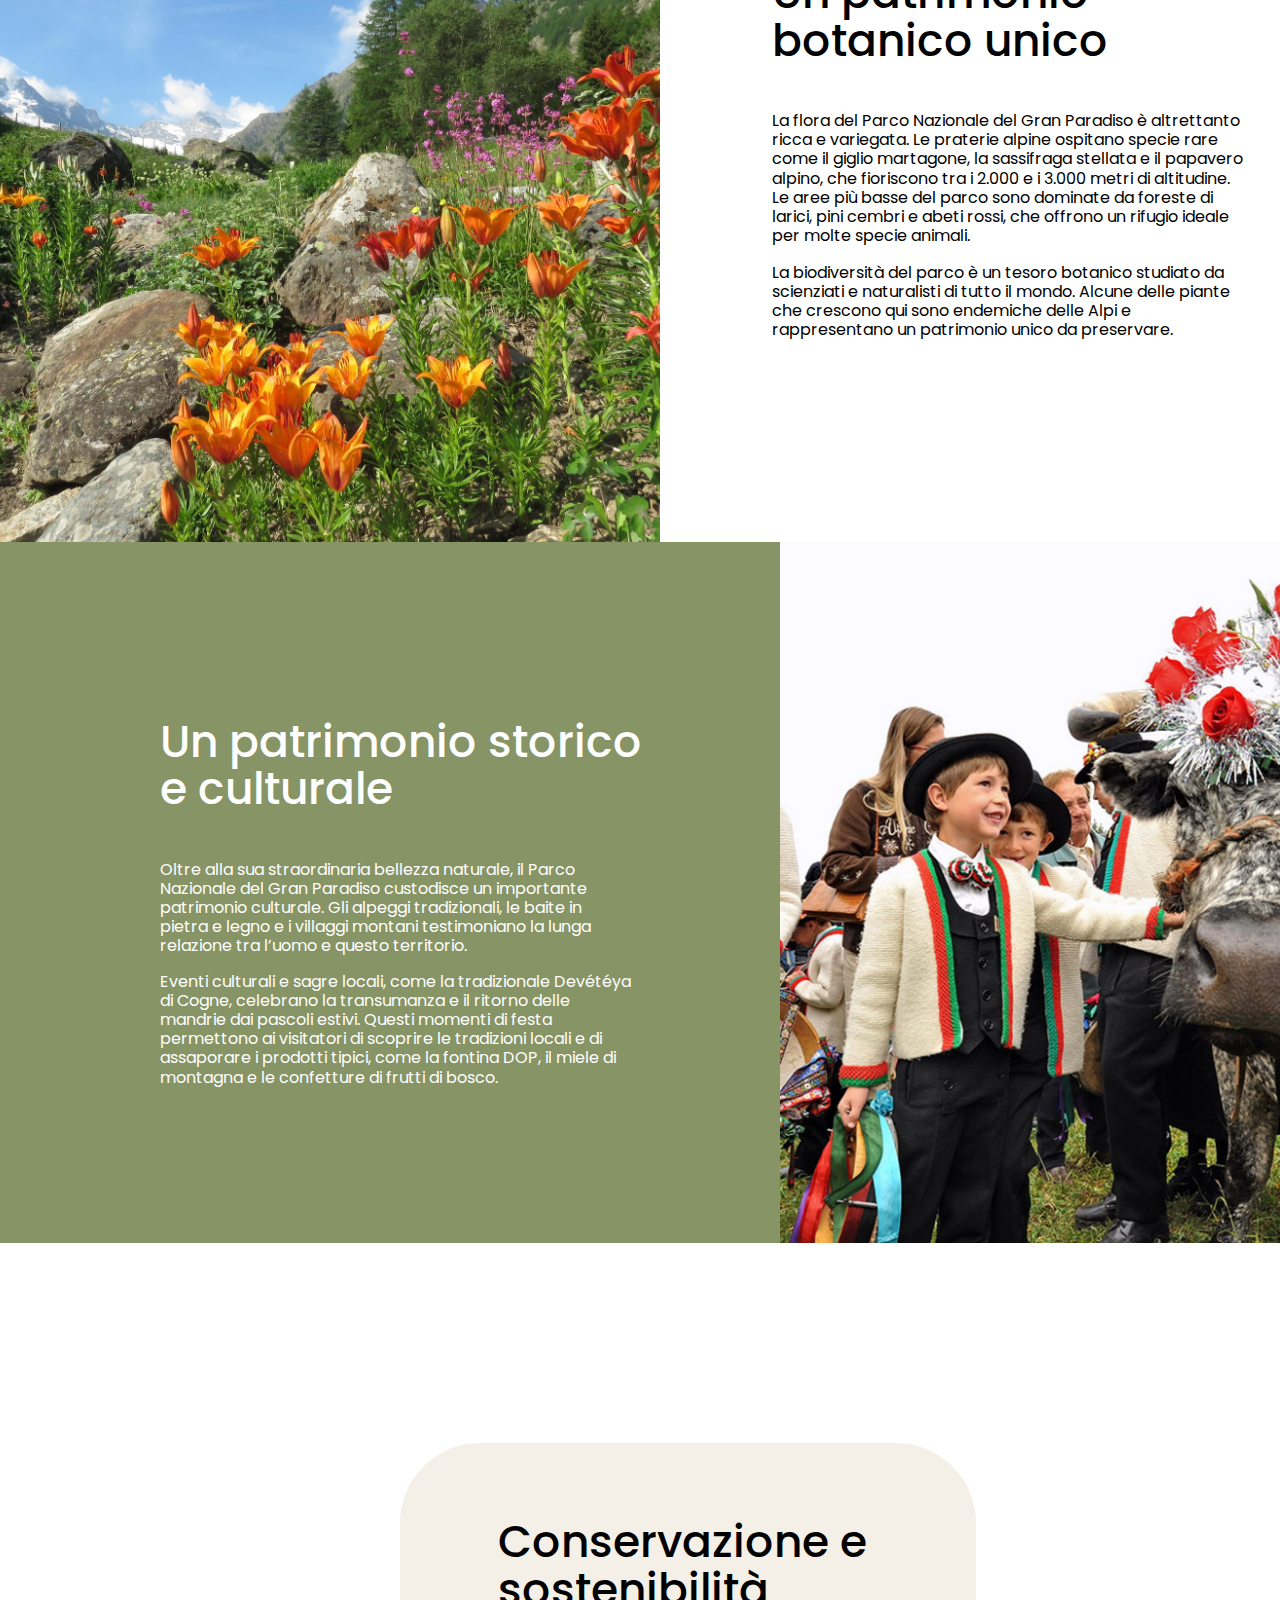
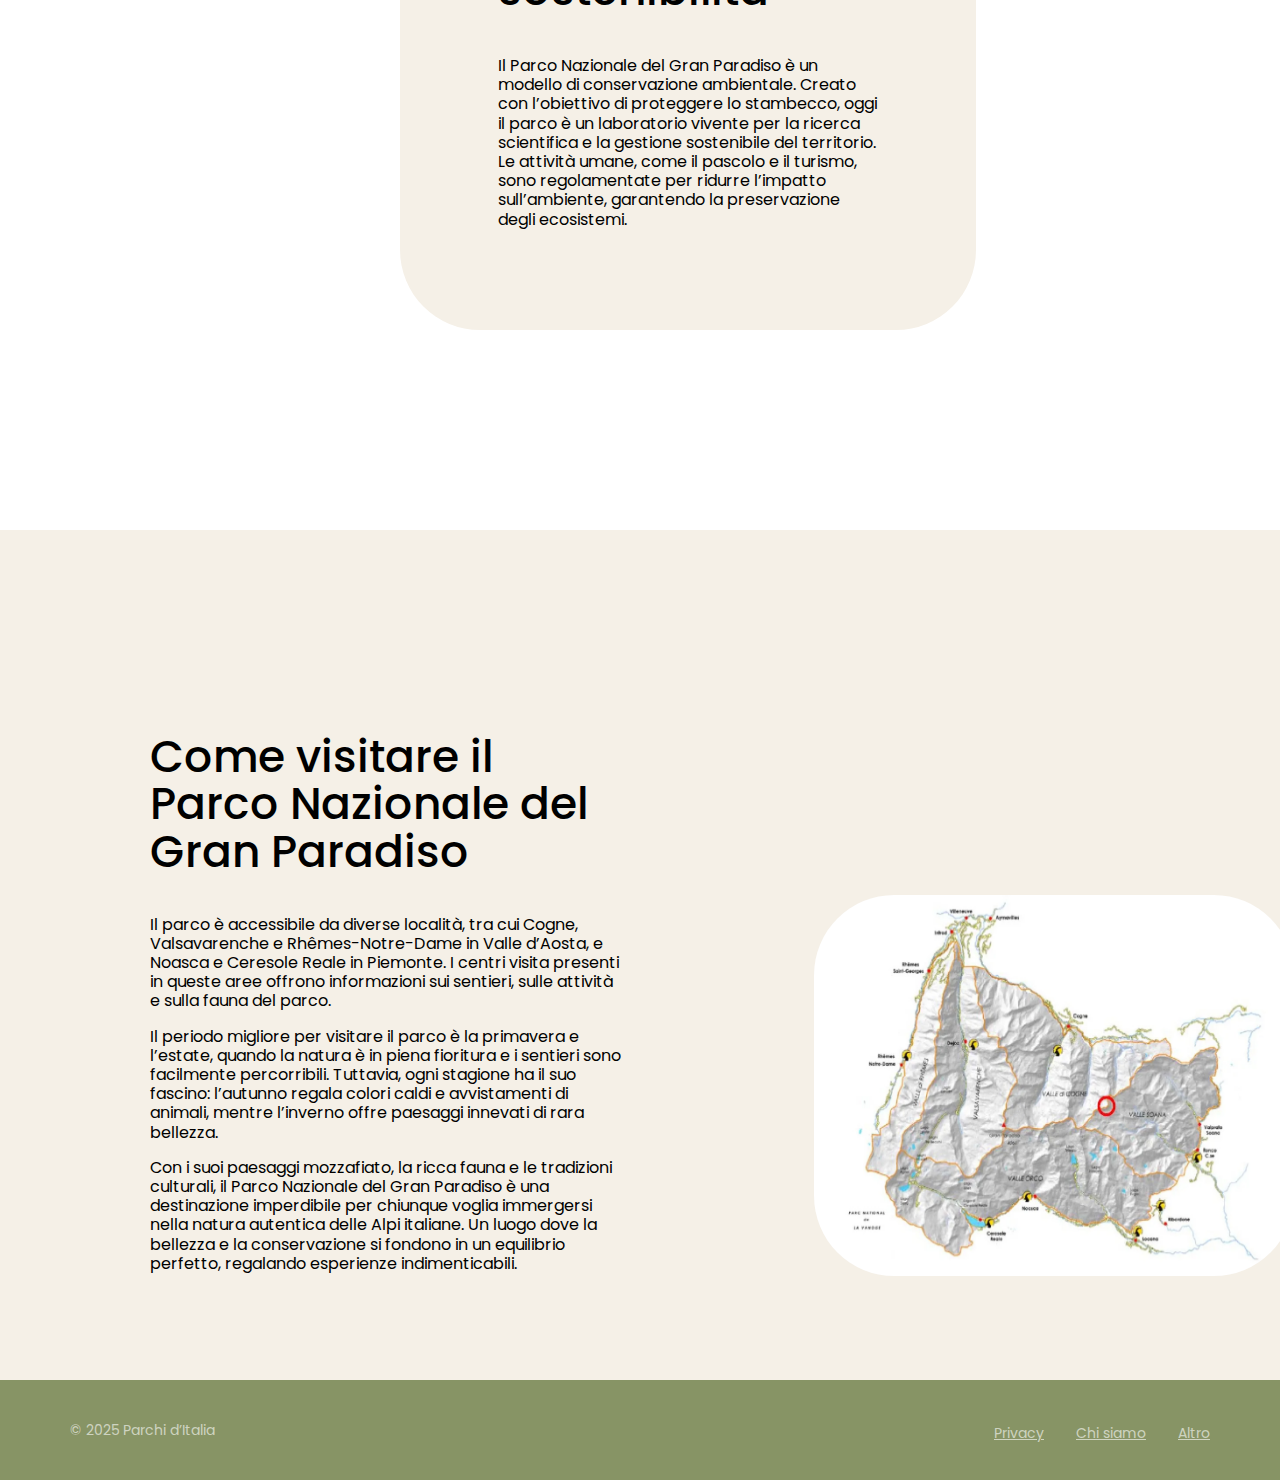
<file: paradiso.html>
<!DOCTYPE html>
<html lang="en">
<head>
    <meta charset="UTF-8">
    <meta name="viewport" content="width=device-width, initial-scale=1.0">
    <title>Document</title>
    <link rel="stylesheet" href="css/paradiso.css">
  
<link rel="preconnect" href="https://fonts.googleapis.com">
<link rel="preconnect" href="https://fonts.gstatic.com" crossorigin>
<link href="https://fonts.googleapis.com/css2?family=Italiana&family=Poppins:ital,wght@0,100;0,200;0,300;0,400;0,500;0,600;0,700;0,800;0,900;1,100;1,200;1,300;1,400;1,500;1,600;1,700;1,800;1,900&display=swap" rel="stylesheet">
</head>
<body>
    <!-- Navbar -->
    <header>
        <p><a href="index.html">Parchi d’Italia</a></p>
        <nav>
            <ul>
                <li><a href="index.html">Home</a></li>
                <li><a href="parchi.html">Parchi</a></li>
                <li><a href="flora_fauna.html">Flora e fauna</a></li>
                <li><a href="attivita.html">Attività</a></li>
            </ul>
        </nav>
    </header>

    <main>
       <!-- Encabezado con imagen de fondo -->
       <div class="portada">
        <img src="img/Parchi/Gran-Paradiso/Gran-paradiso.jpg" alt="Vista panoramica del Parco">
        <div class="portada-content">
            <h1>Parco Nazionale del Gran Paradiso</h1>
            <p>Il primo parco nazionale italiano, con ghiacciai, prati alpini e il simbolico stambecco.</p>
        </div>
    </div>

    <!-- Contenido -->

    
    <div class="container">
        <section id="introduzione">
            <p>Il Parco Nazionale del Gran Paradiso, istituito nel 1922, è il primo parco nazionale italiano e un simbolo della conservazione naturalistica. Situato tra la Valle d’Aosta e il Piemonte, si estende per oltre 70.000 ettari, abbracciando vette maestose, ghiacciai scintillanti e vallate verdi. Il suo nome deriva dal Gran Paradiso, una montagna che raggiunge i 4.061 metri di altitudine, unica vetta interamente italiana a superare i quattromila metri. Questo territorio rappresenta un vero paradiso per escursionisti, naturalisti e amanti della fauna alpina.</p>
        </section>


        <section id="paesaggi">
            <img src="img/Parchi/Gran-Paradiso/valle.jpg" alt="Paesaggi montani con laghi e valli">
            <div class="text">
                <h2>Ghiacciai e paesaggi alpini</h2>
                <p>Il paesaggio del Parco Nazionale del Gran Paradiso è dominato dalla presenza di ghiacciai e cime imponenti. 
                    I ghiacciai del Gran Paradiso, come quello della Tribolazione, alimentano torrenti e laghi alpini che riflettono le montagne circostanti. 
                    Questi specchi d’acqua, come il Lago Nivolet e il Lago Lillet, aggiungono un tocco di magia a un paesaggio già spettacolare.</p>
        
                <p>Le vallate verdi, intervallate da cascate e praterie fiorite, offrono panorami mozzafiato. 
                    In primavera ed estate, i prati si riempiono di fiori selvatici come genziane, rododendri e stelle alpine, creando un’esplosione di colori. 
                    Le foreste di larici e abeti rossi, che si estendono fino a quote più alte, completano un ecosistema ricco e variegato.</p>
            </div>
        </section>


       <section id="fauna">
        <img src="img/Parchi/Gran-Paradiso/Aguila.jpg" alt="Stambecco sulle montagne">
        <div class="text">
            <h2>Fauna emblematica</h2>
            <p>Il Parco Nazionale del Gran Paradiso è noto per ospitare una straordinaria varietà di fauna alpina, molte specie delle quali sono diventate simbolo del parco. Il più iconico è lo stambecco delle Alpi, salvato dall’estinzione proprio grazie alla creazione del parco. Oggi, questo animale maestoso è facilmente avvistabile nei prati e sulle rocce del parco.</p>

            <p> Altre specie includono il camoscio alpino, la marmotta, e rapaci come l’aquila reale e il gipeto, recentemente reintrodotto. Durante le escursioni, non è raro scorgere piccoli abitanti delle Alpi come il fringuello alpino o il picchio muraiolo, che si mimetizzano tra le rocce.</p>
        </div>
        </section>

      <section id="attivita">
        <div class="text">
            <h2>Attività per i visitatori</h2>
            <p>Il parco offre una vasta gamma di attività che permettono ai visitatori di immergersi nella natura incontaminata. L’escursionismo è una delle principali attrazioni, con oltre 500 chilometri di sentieri ben segnalati che attraversano vallate, boschi e ghiacciai. Tra i percorsi più famosi c’è quello che conduce al Rifugio Vittorio Emanuele II, punto di partenza per la scalata al Gran Paradiso, e il Sentiero del Nivolet, che offre viste spettacolari sull’omonimo altopiano.</p>

            <p>  Durante l’inverno, il parco diventa una meta ideale per le attività sulla neve. Le ciaspolate e lo sci di fondo sono modi popolari per esplorare i paesaggi innevati, mentre le guide locali offrono escursioni per scoprire le tracce degli animali.</p>
                
             <p> Per chi è interessato alla cultura, i piccoli villaggi intorno al parco, come Cogne, Valsavarenche e Rhêmes-Notre-Dame, conservano tradizioni e architetture alpine che raccontano la vita di montagna di un tempo.</p>
        </div>
        <img src="img/Parchi/Gran-Paradiso/Turism.jpg" alt="Escursionisti nel parco">
        </section>


      <section id="flora">
        <img src="img/Parchi/Gran-Paradiso/flora.jpg" alt="Fiori alpini nel parco">
        <div class="text">
            <h2>Un patrimonio botanico unico</h2>
            <p> La flora del Parco Nazionale del Gran Paradiso è altrettanto ricca e variegata. Le praterie alpine ospitano specie rare come il giglio martagone, la sassifraga stellata e il papavero alpino, che fioriscono tra i 2.000 e i 3.000 metri di altitudine. Le aree più basse del parco sono dominate da foreste di larici, pini cembri e abeti rossi, che offrono un rifugio ideale per molte specie animali.</p>

            <p>  La biodiversità del parco è un tesoro botanico studiato da scienziati e naturalisti di tutto il mondo. Alcune delle piante che crescono qui sono endemiche delle Alpi e rappresentano un patrimonio unico da preservare.</p>
        </div>
        </section>

        <section id="cultura">
            <div class="text">
            <h2>Un patrimonio storico e culturale</h2>
            <p>Oltre alla sua straordinaria bellezza naturale, il Parco Nazionale del Gran Paradiso custodisce un importante patrimonio culturale. Gli alpeggi tradizionali, le baite in pietra e legno e i villaggi montani testimoniano la lunga relazione tra l’uomo e questo territorio.</p>

                <p>  Eventi culturali e sagre locali, come la tradizionale Devétéya di Cogne, celebrano la transumanza e il ritorno delle mandrie dai pascoli estivi. Questi momenti di festa permettono ai visitatori di scoprire le tradizioni locali e di assaporare i prodotti tipici, come la fontina DOP, il miele di montagna e le confetture di frutti di bosco.</p>
        </div>
        <img src="img/Parchi/Gran-Paradiso/cultura-paradiso.jpeg" alt="Villaggi alpini e tradizioni locali">
        </section>
        
    
        <section id="conservazione">
            <div class="text">
            <h2>Conservazione e sostenibilità</h2>
            <p>Il Parco Nazionale del Gran Paradiso è un modello di conservazione ambientale. Creato con l’obiettivo di proteggere lo stambecco, oggi il parco è un laboratorio vivente per la ricerca scientifica e la gestione sostenibile del territorio. Le attività umane, come il pascolo e il turismo, sono regolamentate per ridurre l’impatto sull’ambiente, garantendo la preservazione degli ecosistemi.</p>
        </div>
        </section>
        
        <section id="accesso">
            <div class="text">
            <h2>Come visitare il Parco Nazionale del Gran Paradiso</h2>
            <p>Il parco è accessibile da diverse località, tra cui Cogne, Valsavarenche e Rhêmes-Notre-Dame in Valle d’Aosta, e Noasca e Ceresole Reale in Piemonte. I centri visita presenti in queste aree offrono informazioni sui sentieri, sulle attività e sulla fauna del parco.</p>

            <p> Il periodo migliore per visitare il parco è la primavera e l’estate, quando la natura è in piena fioritura e i sentieri sono facilmente percorribili. Tuttavia, ogni stagione ha il suo fascino: l’autunno regala colori caldi e avvistamenti di animali, mentre l’inverno offre paesaggi innevati di rara bellezza.</p>
                
            <p> Con i suoi paesaggi mozzafiato, la ricca fauna e le tradizioni culturali, il Parco Nazionale del Gran Paradiso è una destinazione imperdibile per chiunque voglia immergersi nella natura autentica delle Alpi italiane. Un luogo dove la bellezza e la conservazione si fondono in un equilibrio perfetto, regalando esperienze indimenticabili.</p>
        </div>
        <img src="img/Parchi/Gran-Paradiso/mapa2.jpg" alt="Sentieri del Parco">
        </section>
    

        

    </main>
    <footer>
        <small>&copy; 2025 Parchi d’Italia</small>
        <nav>
            <ul>
                <li><a href="">Privacy</a></li>
                <li><a href="">Chi siamo</a></li>
                <li><a href="">Altro</a></li>
            </ul>
        </nav>
    </footer>
</body>
</html>
</file>
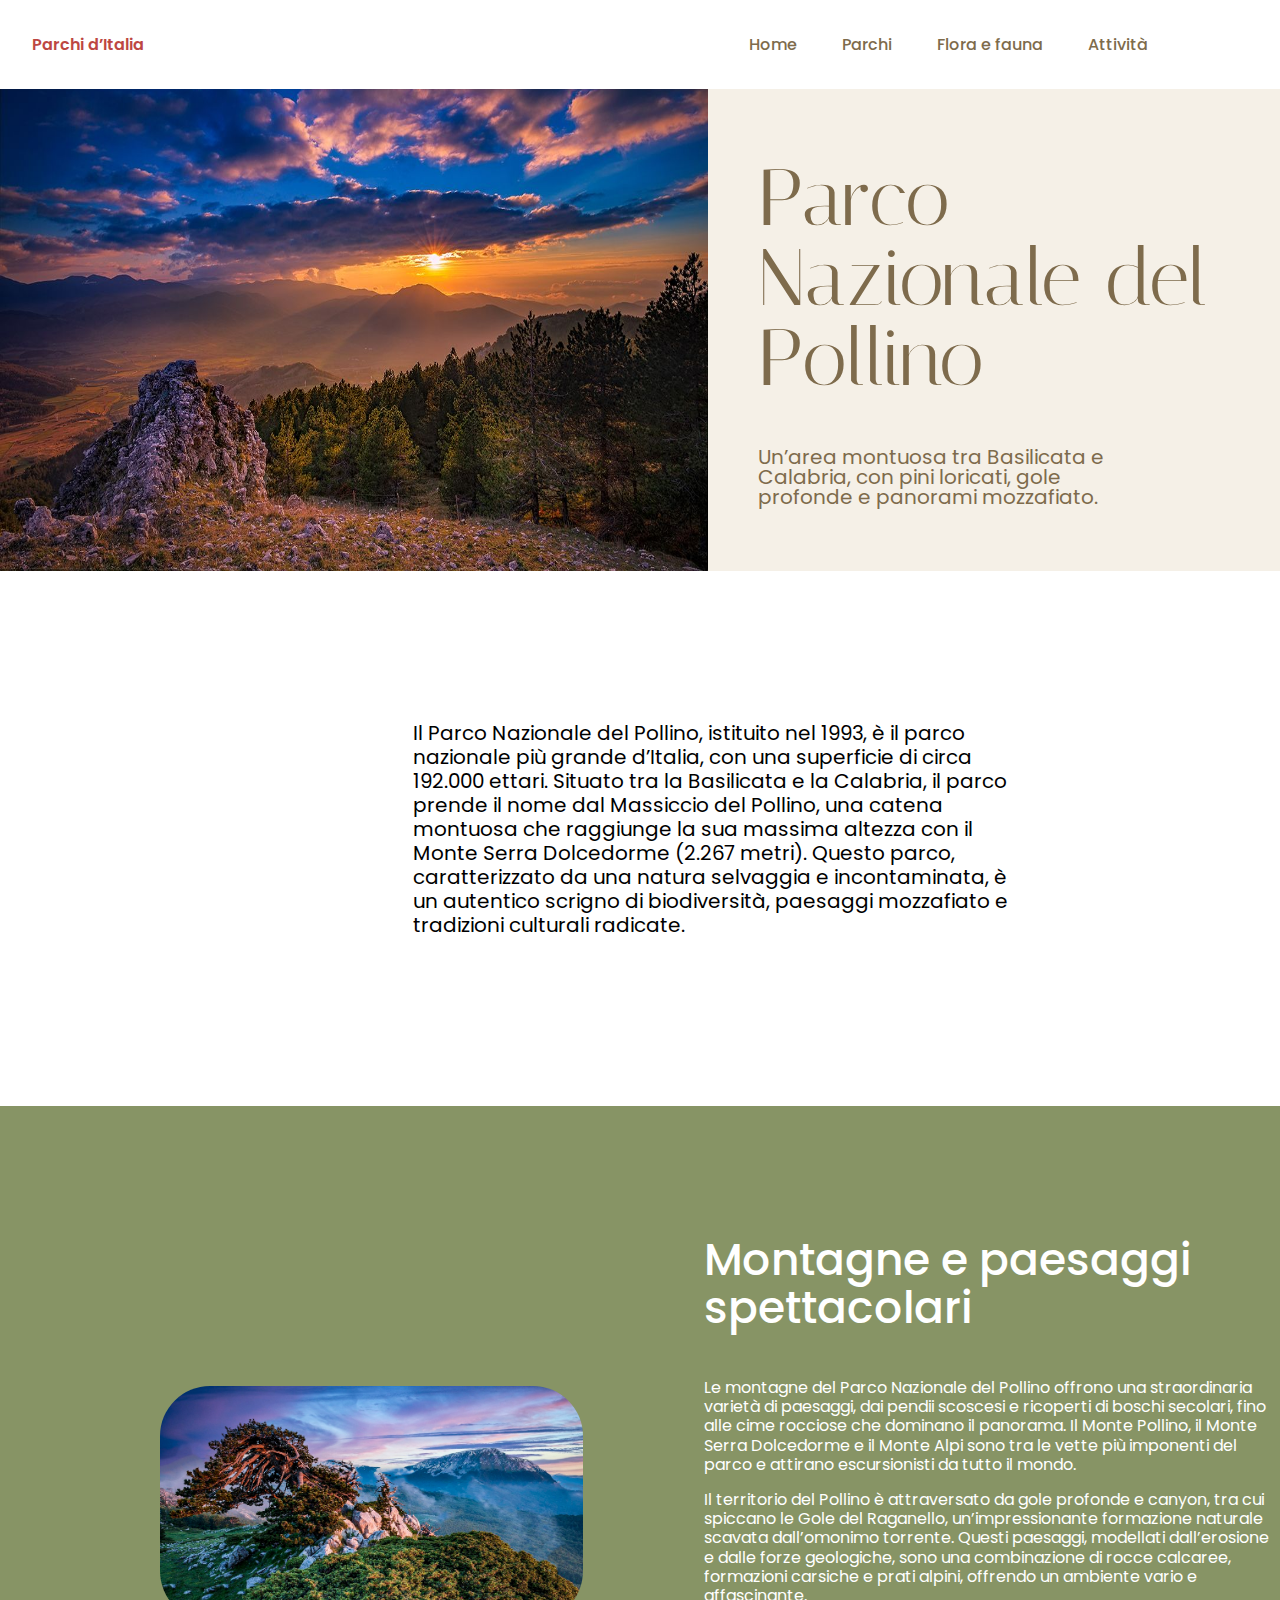
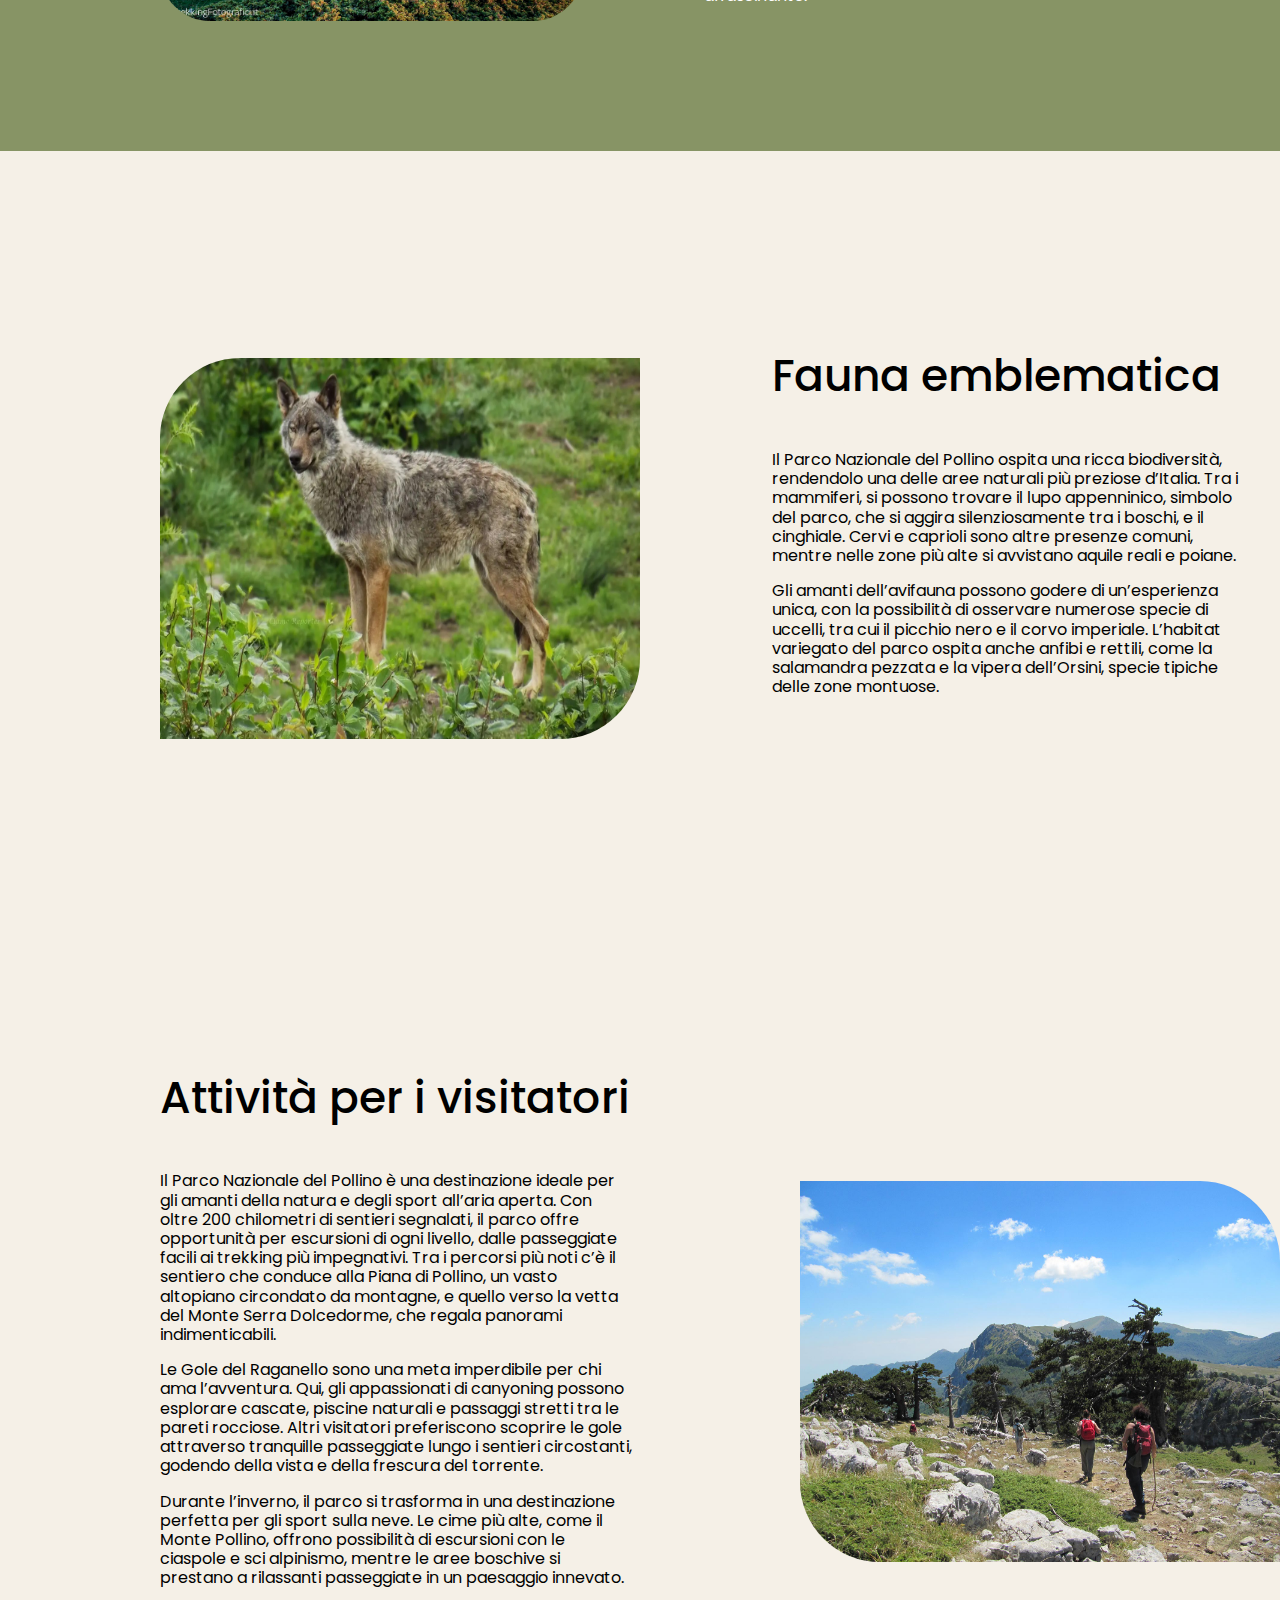
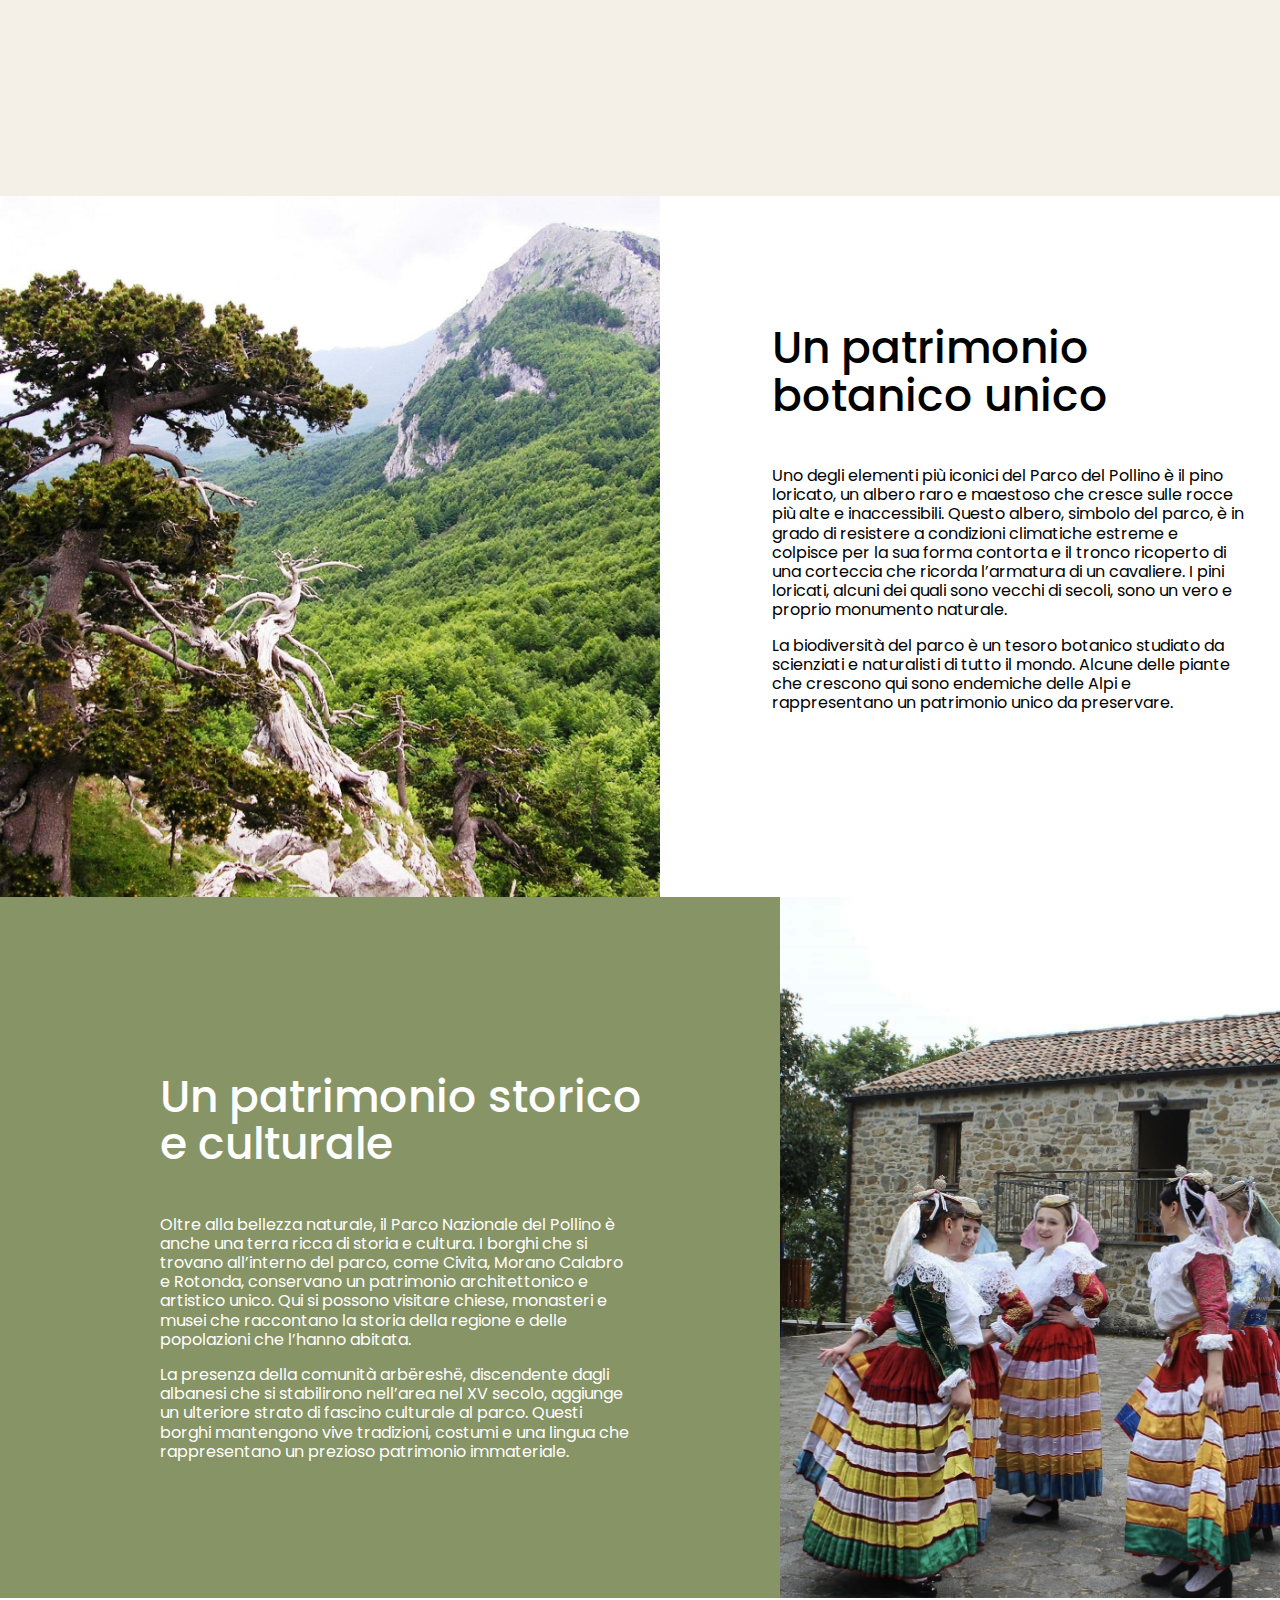
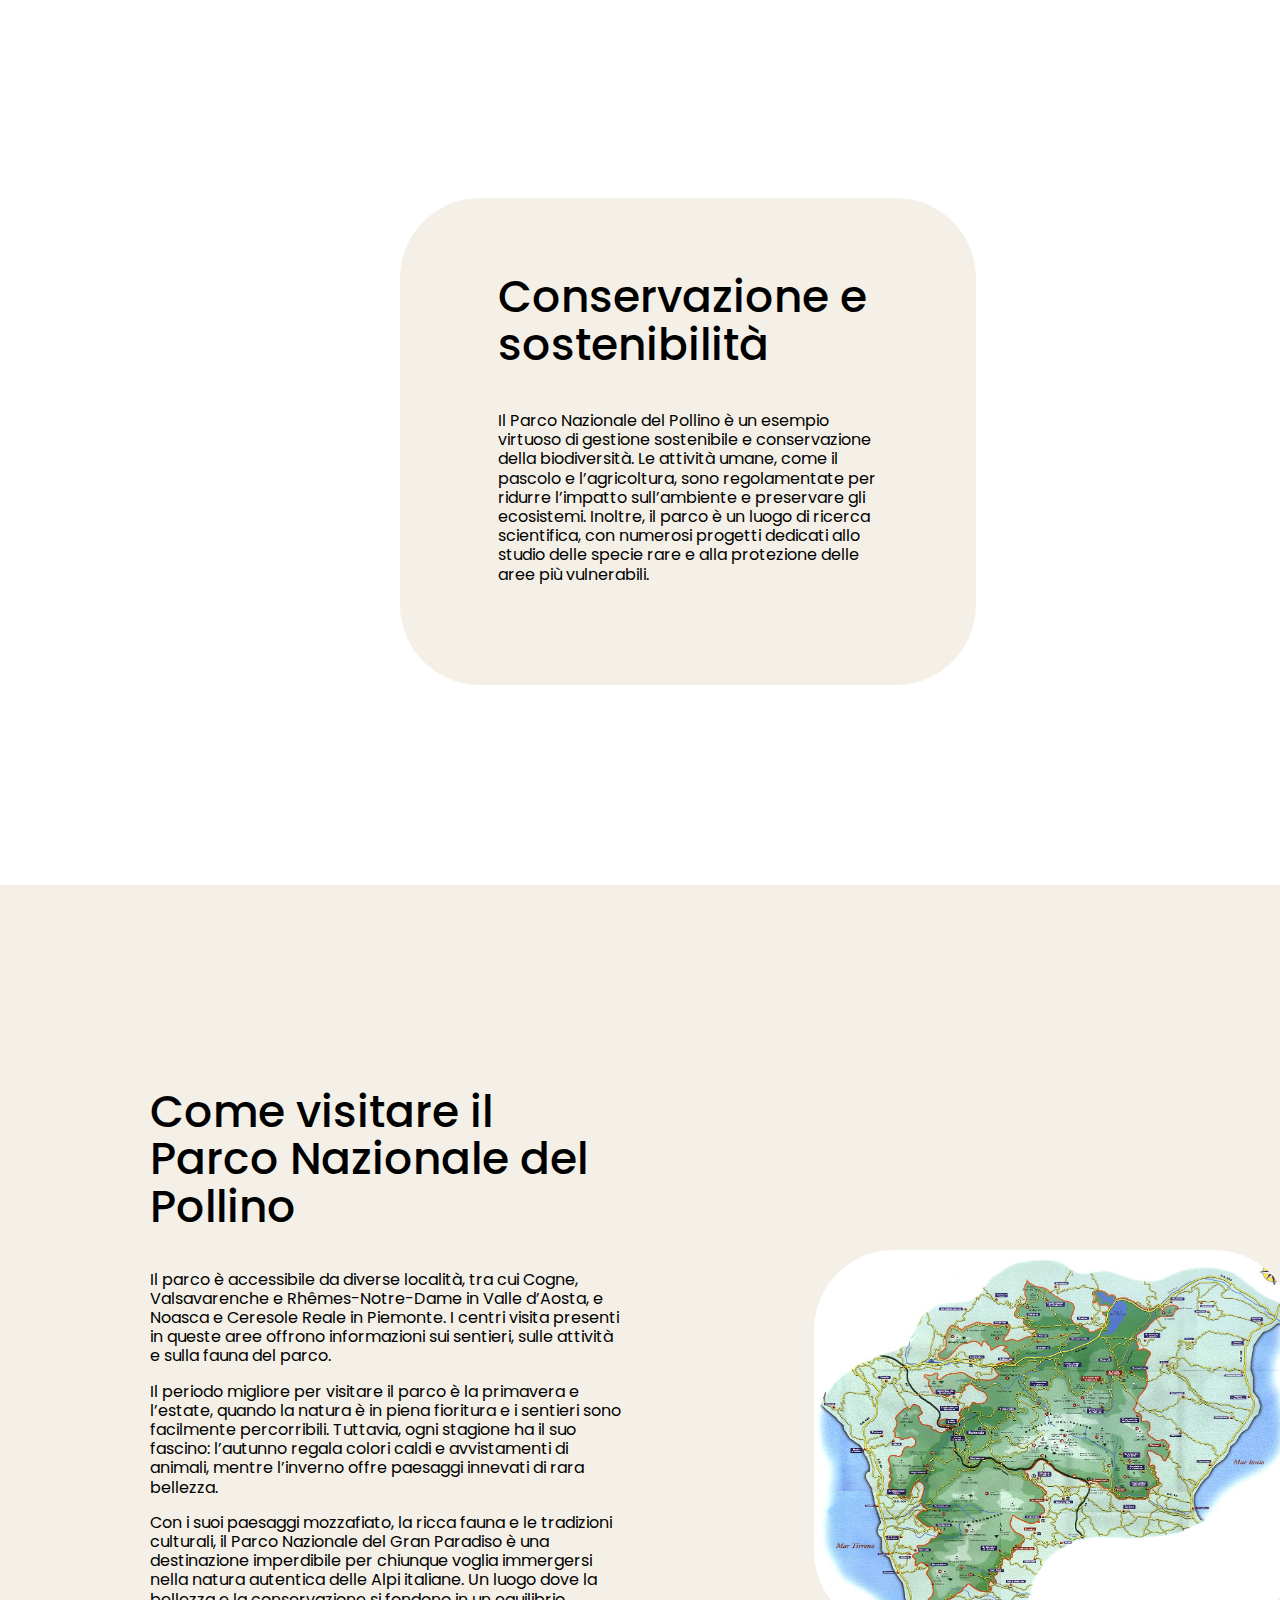
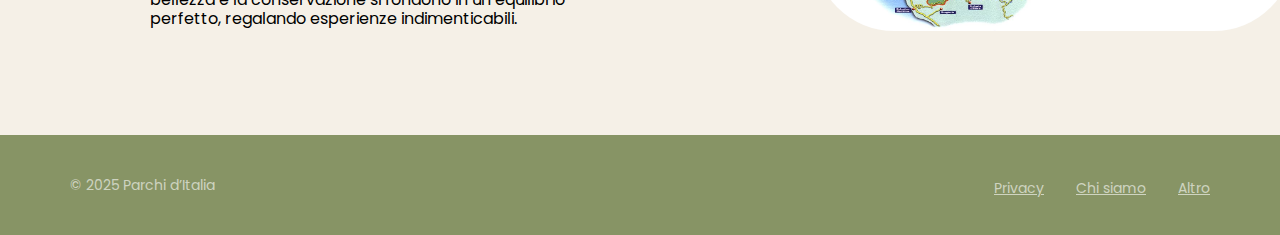
<file: pollino.html>
<!DOCTYPE html>
<html lang="en">
<head>
    <meta charset="UTF-8">
    <meta name="viewport" content="width=device-width, initial-scale=1.0">
    <title>Document</title>
    <link rel="stylesheet" href="css/pollino.css">
   <link rel="preconnect" href="https://fonts.googleapis.com">
<link rel="preconnect" href="https://fonts.gstatic.com" crossorigin>

<link rel="preconnect" href="https://fonts.googleapis.com">
<link rel="preconnect" href="https://fonts.gstatic.com" crossorigin>
<link href="https://fonts.googleapis.com/css2?family=Italiana&family=Poppins:ital,wght@0,100;0,200;0,300;0,400;0,500;0,600;0,700;0,800;0,900;1,100;1,200;1,300;1,400;1,500;1,600;1,700;1,800;1,900&display=swap" rel="stylesheet">
</head>
<body>
    <!-- Navbar -->
    <header>
        <p><a href="index.html">Parchi d’Italia</a></p>
        <nav>
            <ul>
                <li><a href="index.html">Home</a></li>
                <li><a href="parchi.html">Parchi</a></li>
                <li><a href="flora_fauna.html">Flora e fauna</a></li>
                <li><a href="attivita.html">Attività</a></li>
            </ul>
        </nav>
    </header>

    <main>
       <!-- Encabezado con imagen de fondo -->
       <div class="portada">
        <img src="img/Parchi/Pollino/pollino.jpg" alt="Vista panoramica del Parco">
        <div class="portada-content">
            <h1>Parco Nazionale del Pollino</h1>
            <p>Un’area montuosa tra Basilicata e Calabria, con pini loricati, gole profonde e panorami mozzafiato.</p>
        </div>
    </div>

    <!-- Contenido -->

    
    <div class="container">
        <section id="introduzione">
            <p>Il Parco Nazionale del Pollino, istituito nel 1993, è il parco nazionale più grande d’Italia, con una superficie di circa 192.000 ettari. Situato tra la Basilicata e la Calabria, il parco prende il nome dal Massiccio del Pollino, una catena montuosa che raggiunge la sua massima altezza con il Monte Serra Dolcedorme (2.267 metri). Questo parco, caratterizzato da una natura selvaggia e incontaminata, è un autentico scrigno di biodiversità, paesaggi mozzafiato e tradizioni culturali radicate.</p>
        </section>


        <section id="paesaggi">
            <img src="img/Parchi/Pollino/vistas-pollino.jpg" alt="Paesaggi montani con laghi e valli">
            <div class="text">
                <h2>Montagne e paesaggi spettacolari</h2>
                <p>Le montagne del Parco Nazionale del Pollino offrono una straordinaria varietà di paesaggi, dai pendii scoscesi e ricoperti di boschi secolari, fino alle cime rocciose che dominano il panorama. Il Monte Pollino, il Monte Serra Dolcedorme e il Monte Alpi sono tra le vette più imponenti del parco e attirano escursionisti da tutto il mondo.</p>
        
                <p>Il territorio del Pollino è attraversato da gole profonde e canyon, tra cui spiccano le Gole del Raganello, un’impressionante formazione naturale scavata dall’omonimo torrente. Questi paesaggi, modellati dall’erosione e dalle forze geologiche, sono una combinazione di rocce calcaree, formazioni carsiche e prati alpini, offrendo un ambiente vario e affascinante.</p>
            </div>
        </section>


       <section id="fauna">
        <img src="img/Parchi/Pollino/lobo.jpg" alt="lobo">
        <div class="text">
            <h2>Fauna emblematica</h2>
            <p>Il Parco Nazionale del Pollino ospita una ricca biodiversità, rendendolo una delle aree naturali più preziose d’Italia. Tra i mammiferi, si possono trovare il lupo appenninico, simbolo del parco, che si aggira silenziosamente tra i boschi, e il cinghiale. Cervi e caprioli sono altre presenze comuni, mentre nelle zone più alte si avvistano aquile reali e poiane.</p>

            <p>Gli amanti dell’avifauna possono godere di un’esperienza unica, con la possibilità di osservare numerose specie di uccelli, tra cui il picchio nero e il corvo imperiale. L’habitat variegato del parco ospita anche anfibi e rettili, come la salamandra pezzata e la vipera dell’Orsini, specie tipiche delle zone montuose.</p>
        </div>
        </section>

      <section id="attivita">
        <div class="text">
            <h2>Attività per i visitatori</h2>
            <p>Il Parco Nazionale del Pollino è una destinazione ideale per gli amanti della natura e degli sport all’aria aperta. Con oltre 200 chilometri di sentieri segnalati, il parco offre opportunità per escursioni di ogni livello, dalle passeggiate facili ai trekking più impegnativi. Tra i percorsi più noti c’è il sentiero che conduce alla Piana di Pollino, un vasto altopiano circondato da montagne, e quello verso la vetta del Monte Serra Dolcedorme, che regala panorami indimenticabili.</p>

            <p> Le Gole del Raganello sono una meta imperdibile per chi ama l’avventura. Qui, gli appassionati di canyoning possono esplorare cascate, piscine naturali e passaggi stretti tra le pareti rocciose. Altri visitatori preferiscono scoprire le gole attraverso tranquille passeggiate lungo i sentieri circostanti, godendo della vista e della frescura del torrente.</p>
                
             <p>Durante l’inverno, il parco si trasforma in una destinazione perfetta per gli sport sulla neve. Le cime più alte, come il Monte Pollino, offrono possibilità di escursioni con le ciaspole e sci alpinismo, mentre le aree boschive si prestano a rilassanti passeggiate in un paesaggio innevato.</p>
        </div>
        <img src="img/Parchi/Pollino/turism-pollino.jpg" alt="Escursionisti nel parco">
        </section>


      <section id="flora">
        <img src="img/Parchi/Pollino/flora-pollino.jpg" alt="Fiori parco">
        <div class="text">
            <h2>Un patrimonio botanico unico</h2>
            <p>Uno degli elementi più iconici del Parco del Pollino è il pino loricato, un albero raro e maestoso che cresce sulle rocce più alte e inaccessibili. Questo albero, simbolo del parco, è in grado di resistere a condizioni climatiche estreme e colpisce per la sua forma contorta e il tronco ricoperto di una corteccia che ricorda l’armatura di un cavaliere. I pini loricati, alcuni dei quali sono vecchi di secoli, sono un vero e proprio monumento naturale.</p>

            <p>  La biodiversità del parco è un tesoro botanico studiato da scienziati e naturalisti di tutto il mondo. Alcune delle piante che crescono qui sono endemiche delle Alpi e rappresentano un patrimonio unico da preservare.</p>
        </div>
        </section>

        <section id="cultura">
            <div class="text">
            <h2>Un patrimonio storico e culturale</h2>
            <p>Oltre alla bellezza naturale, il Parco Nazionale del Pollino è anche una terra ricca di storia e cultura. I borghi che si trovano all’interno del parco, come Civita, Morano Calabro e Rotonda, conservano un patrimonio architettonico e artistico unico. Qui si possono visitare chiese, monasteri e musei che raccontano la storia della regione e delle popolazioni che l’hanno abitata.</p>

                <p>La presenza della comunità arbëreshë, discendente dagli albanesi che si stabilirono nell’area nel XV secolo, aggiunge un ulteriore strato di fascino culturale al parco. Questi borghi mantengono vive tradizioni, costumi e una lingua che rappresentano un prezioso patrimonio immateriale.</p>
        </div>
        <img src="img/Parchi/Pollino/cultura-pollino.jpg" alt="tradizioni locali">
        </section>
        
    
        <section id="conservazione">
            <div class="text">
            <h2>Conservazione e sostenibilità</h2>
            <p>Il Parco Nazionale del Pollino è un esempio virtuoso di gestione sostenibile e conservazione della biodiversità. Le attività umane, come il pascolo e l’agricoltura, sono regolamentate per ridurre l’impatto sull’ambiente e preservare gli ecosistemi. Inoltre, il parco è un luogo di ricerca scientifica, con numerosi progetti dedicati allo studio delle specie rare e alla protezione delle aree più vulnerabili.</p>
        </div>
        </section>
        
        <section id="accesso">
            <div class="text">
            <h2>Come visitare il Parco Nazionale del Pollino</h2>
            <p>Il parco è accessibile da diverse località, tra cui Cogne, Valsavarenche e Rhêmes-Notre-Dame in Valle d’Aosta, e Noasca e Ceresole Reale in Piemonte. I centri visita presenti in queste aree offrono informazioni sui sentieri, sulle attività e sulla fauna del parco.</p>

            <p> Il periodo migliore per visitare il parco è la primavera e l’estate, quando la natura è in piena fioritura e i sentieri sono facilmente percorribili. Tuttavia, ogni stagione ha il suo fascino: l’autunno regala colori caldi e avvistamenti di animali, mentre l’inverno offre paesaggi innevati di rara bellezza.</p>
                
            <p> Con i suoi paesaggi mozzafiato, la ricca fauna e le tradizioni culturali, il Parco Nazionale del Gran Paradiso è una destinazione imperdibile per chiunque voglia immergersi nella natura autentica delle Alpi italiane. Un luogo dove la bellezza e la conservazione si fondono in un equilibrio perfetto, regalando esperienze indimenticabili.</p>
        </div>
        <img src="img/Parchi/Pollino/mapa3.jpeg" alt="Sentieri del Parco">
        </section>
    

        

    </main>
    <footer>
        <small>&copy; 2025 Parchi d’Italia</small>
        <nav>
            <ul>
                <li><a href="">Privacy</a></li>
                <li><a href="">Chi siamo</a></li>
                <li><a href="">Altro</a></li>
            </ul>
        </nav>
    </footer>
</body>
</html>
</file>
<file: css/dolomiti.css>
/*@import url(fonts.css);*/

* {
    box-sizing: border-box; /* il comportamento di default è content-box, con border-box, larghezza e altezza includono anche il padding e i bordi, rendendo più intutivo il calcolo delle dimensioni */
}

html {
    scroll-behavior: smooth;
    scroll-padding: 83px;
}

body {
    margin: 0;
    font-family: 'Poppins', sans-serif;
    background-color: #fff;
}

h1, h2, h3, h4, h5, h6, p, ul, ol {
    margin: 0;
    padding: 0;
}

img {
    max-width: 100%;
    display: block;
}

.contenitore {
    max-width: 1100px; /* o quello che volete */
    margin: 0 auto; /* per centrare quel contenitore nella pagina */
}

/* Navbar*/
header {
    background-color: white;
    color: #7E6B4C;
    display: flex;
    justify-content: space-between;
    padding: 32px;
    align-items: center;
    position: fixed;
    width: 100%;
}

header nav ul {
    display: flex;
    list-style-type: none;
    gap: 45px;
    margin-right:100px;
}

header a {
    font-family: "Poppins", serif;
    font-weight: 500;
    font-style: normal;
    color: #7E6B4C;
    text-decoration: none;
}

header p a{
    color: #BD4742;
    font-family: "Poppins", serif;
  font-weight: 600;
  font-style: normal;
}

header a:hover {
    text-decoration: underline;
    font-weight: bolder;
}
/* Navbar final*/

/* Portada*/
.portada {
    display: flex;
    align-items: center;
    justify-content: space-between;
    background-color:#F5F0E7;
    color:black;
}
.portada img {
    width: 708px;
    height: 571px;
    margin-left: 0;
}
.portada-content {
    width: 60%;
    padding: 50px;
    margin-top: 90px;
    color: #7E6B4C;
}
.portada-content h1 {
    font-size: 70px;
    font-family: "Italiana", serif;
  font-weight: 400;
  font-style: normal;
    width: 511px;
    height: 203px;
    line-height: 100%;
}
.portada-content p{
    font-size: 20px;
    font-family: "Poppins", serif;
    font-weight: 400;
    font-style: normal;
    line-height: 100%;
    width: 399px;
    height: 57px;
    margin-top: 62px;
}
/* Portada fin*/
 
/* Estilos específicos por sección */
/* Introduzione */


#introduzione {
    text-align: center;
    margin-bottom: 300px;

}
#introduzione p {
    align-items: center;
    padding-top: 150px;
    margin-left: 413px;
    width: 614px;
    height: 235px;
    font-size: 20px;
    font-family: "Poppins", serif;
    font-weight: 400;
    font-style: normal;
    margin-bottom: 10px;
    text-align: left;
    line-height: 120%;
}
/* Info */
/* sección 1 */
#paesaggi {
    width: 1440px;
    height: 645px;
    background-color: #879465;
    display: flex;
    flex-direction: row;
    justify-content: space-between;
    align-items: center;
    padding: 160px;
   
}
#paesaggi img {
    width: 422.667px;
    height: 235px;
    border-radius: 50px;
    margin-top: 150px;
   
}
    #paesaggi .text {
        width: 576px;
        height: 243px;
        color: white;
        display: flex;
        flex-direction: column;
        justify-content: center;
    }

#paesaggi h2 {
    font-size: 44px;
    font-family: "Poppins", serif;
    font-weight: 500;
    font-style: normal;
    line-height: 109%;
    width: 318px;
height: 90px;   
    color: white ;
    margin-bottom: 50px;
}

#paesaggi p {
    font-size: 16px;
    line-height: 120%;
    color: white;
    width: 576px;
   height: 243px;
   margin-bottom: 16px; 
}
/* sección 2 */
#fauna {
    background-color:#F5F0E7;
    width: 1440px;
    height: 645px;
    display: flex;
    flex-direction: row;
    justify-content: space-between;
    align-items: center;
    padding: 160px;   
}

#fauna img {
    width: 480px;
    height: 381px;
    border-radius: 80px 0px;
    margin-top: 150px;
   
}
#fauna .text {
        height: 243px;
        color: white;
        display: flex;
        flex-direction: column;
    }

#fauna h2 {
    font-family: "Poppins", serif;
    font-weight: 500;
    font-style: normal;
    font-size: 44px;
    line-height: 109%;
    width: 508px;
    height: 92px;
    color:black ;
    margin-bottom: 50px;
}

#fauna p {
    margin-bottom: 16px; 
    font-size: 16px;
    line-height: 120%;
    color:black;
    width: 473px;
    height: 249px;
}
/* sección 3 */
#attivita {
    width: 1440px;
    height: 645px;
    background-color:#F5F0E7;
    display: flex;
    flex-direction: row;
    justify-content: space-between;
    align-items: center;
    padding: 400px 160px;    
}

#attivita img {
    width: 480px;
    height: 381px;
    border-radius: 0px 80px;
    margin-top: 150px;
   
}
#attivita .text {
        height: 445px;
        color: white;
        display: flex;
        flex-direction: column;
    }

#attivita h2 {
    font-family: "Poppins", serif;
    font-weight: 500;
    font-style: normal;
    font-size: 44px;
    line-height: 109%;
    width: 508px;
    height: 92px;
    color:black ;
    margin-bottom: 50px;
}

#attivita p {
    margin-bottom: 16px; 
    font-size: 16px;
    line-height: 120%;
    color:black;
    width: 473px;
    height: 249px;
}
/* sección 4 */
#flora {
    width: 1440px;
    background-color:white;
    display: flex;
    flex-direction: row;
    justify-content: space-between;
    align-items: center; 
}

#flora img {
    width: 660px;
    height: 701px;
    object-fit: cover;
   
}
#flora .text {
        height: 445px;
        color: white;
        display: flex;
        flex-direction: column;
        padding-right: 160px;
    }

#flora h2 {
    font-family: "Poppins", serif;
    font-weight: 500;
    font-style: normal;
    font-size: 44px;
    line-height: 109%;
    width: 508px;
    height: 92px;
    color:black ;
    margin-bottom: 50px;
}

#flora p {
    margin-bottom: 16px; 
    font-size: 16px;
    line-height: 120%;
    color:black;
    width: 473px;
    height: 249px;
}
/* sección 5 */
#cultura {
    width: 1440px;
    background-color:#879465;
    display: flex;
    flex-direction: row;
    justify-content: space-between;
    align-items: center; 
}

#cultura img {
    width: 660px;
    height: 701px;
    object-fit: cover;
   
}
#cultura .text {
        height: 350px;
        color: white;
        display: flex;
        flex-direction: column;
        padding-left: 160px;
    }

#cultura h2 {
    font-family: "Poppins", serif;
    font-weight: 500;
    font-style: normal;
    font-size: 44px;
    line-height: 109%;
    width: 508px;
    height: 92px;
    color:white ;
    margin-bottom: 50px;
}

#cultura p {
    margin-bottom: 16px;
    font-size: 16px;
    line-height: 120%;
    color:white;
    width: 485px;
    height: 249px;
}
/* sección 6 */
#conservazione {
    width: 1440px;
    background-color:white;
    display: flex;
    flex-direction: row;
    align-items: center; 
    padding: 100px;  
}
#conservazione .text {

    width: 576px;
    height: 487px;
    color: white;
    display: flex;
    border-radius: 80px;
   background: #F5F0E7;
    flex-direction: column;
    margin: 100px 300px;
}

#conservazione h2{
    font-family: "Poppins", serif;
    font-weight: 500;
    font-style: normal;
font-size: 44px;
line-height: 109%;
width: 379px;
height: 88px;
color:black ;
margin-left: 98px;
margin-bottom: 50px;
margin-top: 75px;
}

#conservazione p {
margin-left: 98px;
margin-bottom: 16px;
font-size: 16px;
line-height: 120%;
color:black;
width: 379px;
height: 164px;
}
/* sección 7 */
#accesso {
    width: 1444px;
    height: 850px;
    background-color:#F5F0E7;
    display: flex;
    flex-direction: row;
    justify-content: space-between;
    align-items: center;
    padding: 150px;  
    padding-bottom: 150px;
}

#accesso img {
    width: 480px;
    height: 381px;
    border-radius: 80px;
    margin-top: 260px;
   
}
#accesso .text {
        height: 445px;
        color: white;
        display: flex;
        flex-direction: column;
    }

#accesso h2 {
    font-family: "Poppins", serif;
    font-weight: 500;
    font-style: normal;
    font-size: 44px;
    line-height: 109%;
    width: 463px;
    height: 132px;
    color:black ;
    margin-bottom: 50px;
}

#accesso p {
    margin-bottom: 16px; 
    font-size: 16px;
    line-height: 120%;
    color:black;
    width: 473px;
    height: 249px;
}
      /* footer*/
footer {
    height: 100px;
   background-color: #879465;
   color: white;
    margin: auto;
    display: flex;
    justify-content: space-between;
    padding: 20px;
    padding-left: 70px;
    padding-right: 70px;
    width: 100%;
}
footer small {
    margin-top: 20px;
    font-size: 14px;
    color: rgba(255, 255, 255, 0.6);
  }

footer nav ul {
    margin-top: 20px;
    display: flex;
    list-style-type: none;
    gap: 32px;
    
}

footer nav ul a {
    color: rgba(255, 255, 255, 0.6); 
    font-size: 14px;
}



@media (max-width:700px) /* o la misura che volete */  {
    .flex {
        flex-direction: column-reverse;
    }

    header {
        flex-direction: column;
        align-items:start
    }

    div.flex-reverse {
        flex-direction: column-reverse;
    }

    .testo, .immagine {
        width: 100%;
    }
}
</file>
<file: css/etna.css>
/*@import url(fonts.css);*/

* {
    box-sizing: border-box; /* il comportamento di default è content-box, con border-box, larghezza e altezza includono anche il padding e i bordi, rendendo più intutivo il calcolo delle dimensioni */
}

html {
    scroll-behavior: smooth;
    scroll-padding: 83px;
}

body {
    margin: 0;
    font-family: 'Poppins', sans-serif;
    background-color: #fff;
}

h1, h2, h3, h4, h5, h6, p, ul, ol {
    margin: 0;
    padding: 0;
}

img {
    max-width: 100%;
    display: block;
}

.contenitore {
    max-width: 1100px; /* o quello che volete */
    margin: 0 auto; /* per centrare quel contenitore nella pagina */
}

/* Navbar*/
header {
    background-color: white;
    color: #7E6B4C;
    display: flex;
    justify-content: space-between;
    padding: 32px;
    align-items: center;
    position: fixed;
    width: 100%;
}

header nav ul {
    display: flex;
    list-style-type: none;
    gap: 45px;
    margin-right:100px;
}

header a {
    font-family: "Poppins", serif;
  font-weight: 500;
  font-style: normal;
    color: #7E6B4C;
    text-decoration: none;
}

header p a{
    color: #BD4742;
    font-family: "Poppins", serif;
    font-weight: 600;
    font-style: normal;
}

header a:hover {
    text-decoration: underline;
    font-weight: bolder;
}
/* Navbar final*/

/* Portada*/
.portada {
    display: flex;
    align-items: center;
    justify-content: space-between;
    background-color:#F5F0E7;
    color:black;
}
.portada img {
    width: 708px;
    height: 571px;
    margin-left: 0;
}
.portada-content {
    width: 60%;
    padding: 50px;
    margin-top: 90px;
    margin-left: 60px;
    color: #7E6B4C;
}
.portada-content h1 {
    font-size: 90px;
    font-family: "Italiana", serif;
  font-weight: 400;
  font-style: normal;
    width: 511px;
    height: 203px;
    line-height: 100%;
}
.portada-content p{
    font-size: 20px;
    font-family: "Poppins", serif;
  font-weight: 400;
  font-style: normal;
    line-height: 100%;
    width: 399px;
    height: 57px;
}
/* Portada fin*/
 
/* Estilos específicos por sección */
/* Introduzione */


#introduzione {
    text-align: center;
    margin-bottom: 250px;

}
#introduzione p {
    align-items: center;
    padding-top: 150px;
    margin-left: 413px;
    width: 614px;
    height: 235px;
    font-size: 20px;
    font-family: "Poppins", serif;
    font-weight: 400;
    font-style: normal;
    margin-bottom: 10px;
    text-align: left;
    font-weight: 400;
    line-height: 120%;
}
/* Info */
/* sección 1 */
#paesaggi {
    width: 1440px;
    height: 645px;
    background-color: #879465;
    display: flex;
    flex-direction: row;
    justify-content: space-between;
    align-items: center;
    padding: 400px 160px;
   
}
#paesaggi img {
    width: 422.667px;
height: 317px;
    border-radius: 50px;
    margin-top: 150px;
   
}
    #paesaggi .text {
        width: 576px;
        height: 243px;
        color: white;
        display: flex;
        flex-direction: column;
        justify-content: center;
    }

#paesaggi h2 {
    font-family: "Poppins", serif;
    font-weight: 500;
    font-style: normal;
    font-size: 44px;
    line-height: 109%;
    width: 461px;
    height: 89px;   
    color: white ;
    margin-bottom: 50px;
}

#paesaggi p {
    font-size: 16px;
    line-height: 120%;
    color: white;
    width: 576px;
   height: 243px;
   margin-bottom: 16px; 
}
/* sección 2 */
#fauna {
    background-color:#F5F0E7;
    width: 1440px;
    height: 645px;
    display: flex;
    flex-direction: row;
    justify-content: space-between;
    align-items: center;
    padding: 160px;   
}

#fauna img {
    width: 480px;
    height: 324px;
    border-radius: 80px 0px;
    
   
}
#fauna .text {
        height: 243px;
        color: white;
        display: flex;
        flex-direction: column;
    }

#fauna h2 {
    font-family: "Poppins", serif;
    font-weight: 500;
    font-style: normal;
    font-size: 44px;
    line-height: 109%;
    width: 508px;
    height: 92px;
    color:black ;
    margin-bottom: 50px;
}

#fauna p {
    margin-bottom: 16px; 
    font-size: 16px;
    line-height: 120%;
    color:black;
    width: 473px;
    height: 249px;
}
/* sección 3 */
#attivita {
    width: 1440px;
    height: 645px;
    background-color:#F5F0E7;
    display: flex;
    flex-direction: row;
    justify-content: space-between;
    align-items: center;
    padding: 250px 160px; 
    padding-bottom: 450px;   
}

#attivita img {
    width: 480px;
    height: 381px;
    border-radius: 0px 80px;
    margin-top: 150px;
   
}
#attivita .text {
        height: 445px;
        color: white;
        display: flex;
        flex-direction: column;
    }

#attivita h2 {
    font-family: "Poppins", serif;
    font-weight: 500;
    font-style: normal;
    font-size: 44px;
    line-height: 109%;
    width: 508px;
    height: 92px;
    color:black ;
    margin-bottom: 50px;
}

#attivita p {
    margin-bottom: 16px; 
    font-size: 16px;
    line-height: 120%;
    color:black;
    width: 480px;
height: 413px;
}
/* sección 4 */
#cultura {
    width: 1440px;
    background-color:white;
    display: flex;
    flex-direction: row;
    justify-content: space-between;
    align-items: center; 
}

#cultura img {
    width: 660px;
    height: 701px;
    object-fit: cover;
   
}
#cultura .text {
    height: 445px;
    color: white;
    display: flex;
    flex-direction: column;
    padding-right: 160px;
    }

#cultura h2 {
    font-family: "Poppins", serif;
    font-weight: 500;
    font-style: normal;
    font-size: 44px;
    line-height: 109%;
    width: 508px;
    height: 92px;
    color:black ;
    margin-bottom: 50px;
}

#cultura p {
    margin-bottom: 16px; 
    font-size: 16px;
    line-height: 120%;
    color:black;
    width: 473px;
    height: 249px;
}

/* sección 5 intro*/
.intro {
    padding: 100px;
    background-color: #879465;
    width: 1440px;
    height: 118px;
    }


/* sección 6 */
#conservazione {
    width: 1440px;
    background-color:white;
    display: flex;
    flex-direction: row;
    align-items: center; 
    padding: 100px;  
}
#conservazione .text {

    width: 576px;
    height: 487px;
    color: white;
    display: flex;
    border-radius: 80px;
   background: #F5F0E7;
    flex-direction: column;
    margin: 100px 300px;
}

#conservazione h2{
    font-family: "Poppins", serif;
    font-weight: 500;
    font-style: normal;
font-size: 44px;
line-height: 109%;
width: 379px;
height: 88px;
color:black ;
margin-left: 98px;
margin-bottom: 50px;
margin-top: 75px;
}

#conservazione p {
margin-left: 98px;
margin-bottom: 16px;
font-size: 16px;
line-height: 120%;
color:black;
width: 379px;
height: 164px;
}
/* sección 7 */
#accesso {
    width: 1444px;
    height: 850px;
    background-color:#F5F0E7;
    display: flex;
    flex-direction: row;
    justify-content: space-between;
    align-items: center;
    padding: 150px;  
    padding-bottom: 150px;
}

#accesso img {
    width: 480px;
    height: 441px;
    border-radius: 80px;  
}
#accesso .text {
        height: 445px;
        color: white;
        display: flex;
        flex-direction: column;
    }

#accesso h2 {
    font-family: "Poppins", serif;
    font-weight: 500;
    font-style: normal;
    font-size: 44px;
    line-height: 109%;
    width: 463px;
    height: 132px;
    color:black ;
    margin-bottom: 50px;
}

#accesso p {
    margin-bottom: 16px; 
    font-size: 16px;
    line-height: 120%;
    color:black;
    width: 473px;
    height: 249px;
}
      /* footer*/
footer {
    height: 100px;
   background-color: #879465;
   color: white;
    margin: auto;
    display: flex;
    justify-content: space-between;
    padding: 20px;
    padding-left: 70px;
    padding-right: 70px;
    width: 100%;
}
footer small {
    margin-top: 20px;
    font-size: 14px;
    color: rgba(255, 255, 255, 0.6);
  }

footer nav ul {
    margin-top: 20px;
    display: flex;
    list-style-type: none;
    gap: 32px;
    
}

footer nav ul a {
    color: rgba(255, 255, 255, 0.6); 
    font-size: 14px;
}



@media (max-width:700px) /* o la misura che volete */  {
    .flex {
        flex-direction: column-reverse;
    }

    header {
        flex-direction: column;
        align-items:start
    }

    div.flex-reverse {
        flex-direction: column-reverse;
    }

    .testo, .immagine {
        width: 100%;
    }
}
</file>
<file: css/paradiso.css>
/*@import url(fonts.css);*/

* {
    box-sizing: border-box; /* il comportamento di default è content-box, con border-box, larghezza e altezza includono anche il padding e i bordi, rendendo più intutivo il calcolo delle dimensioni */
}

html {
    scroll-behavior: smooth;
    scroll-padding: 83px;
}

body {
    margin: 0;
    font-family: 'Poppins', sans-serif;
    background-color: #fff;
}

h1, h2, h3, h4, h5, h6, p, ul, ol {
    margin: 0;
    padding: 0;
}

img {
    max-width: 100%;
    display: block;
}

.contenitore {
    max-width: 1100px; /* o quello che volete */
    margin: 0 auto; /* per centrare quel contenitore nella pagina */
}

/* Navbar*/
header {
    background-color: white;
    color: #7E6B4C;
    display: flex;
    justify-content: space-between;
    padding: 32px;
    align-items: center;
    position: fixed;
    width: 100%;
}

header nav ul {
    display: flex;
    list-style-type: none;
    gap: 45px;
    margin-right:100px;
}

header a {
    font-family: "Poppins", serif;
    font-weight: 500;
    font-style: normal;
    color: #7E6B4C;
    text-decoration: none;
}

header p a{
    color: #BD4742;
    font-family: "Poppins", serif;
  font-weight: 600;
  font-style: normal;
}

header a:hover {
    text-decoration: underline;
    font-weight: bolder;
}
/* Navbar final*/

/* Portada*/
.portada {
    display: flex;
    align-items: center;
    justify-content: space-between;
    background-color:#F5F0E7;
    color:black;
}
.portada img {
    width: 708px;
    height: 571px;
    margin-left: 0;
}
.portada-content {
    width: 60%;
    padding: 50px;
    margin-top: 90px;
    color: #7E6B4C;
}
.portada-content h1 {
    font-size: 80px;
    font-family: "Italiana", serif;
    font-weight: 400;
    font-style: normal;
    width: 502px;
    height: 227px;
    line-height: 100%;
}
.portada-content p{
    font-size: 20px;
    font-family: "Poppins", serif;
  font-weight: 400;
  font-style: normal;
    line-height: 100%;
    width: 399px;
    height: 57px;
    margin-top: 62px;
}
/* Portada fin*/
 
/* Estilos específicos por sección */
/* Introduzione */


#introduzione {
    text-align: center;
    margin-bottom: 300px;

}
#introduzione p {
    align-items: center;
    padding-top: 150px;
    margin-left: 413px;
    width: 614px;
    height: 235px;
    font-size: 20px;
    font-family: "Poppins", serif;
    font-weight: 400;
    font-style: normal;
    margin-bottom: 10px;
    text-align: left;
    line-height: 120%;
}
/* Info */
/* sección 1 */
#paesaggi {
    width: 1440px;
    height: 645px;
    background-color: #879465;
    display: flex;
    flex-direction: row;
    justify-content: space-between;
    align-items: center;
    padding: 160px;
   
}
#paesaggi img {
    width: 422.667px;
    height: 235px;
    border-radius: 50px;
    margin-top: 150px;
   
}
    #paesaggi .text {
        width: 576px;
        height: 243px;
        color: white;
        display: flex;
        flex-direction: column;
        justify-content: center;
    }

#paesaggi h2 {
    font-family: "Poppins", serif;
    font-weight: 500;
    font-style: normal;
    font-size: 44px;
    line-height: 109%;
    width: 508px;
    height: 92px;
    color: white ;
    margin-bottom: 50px;
}

#paesaggi p {
    font-size: 16px;
    line-height: 120%;
    color: white;
    width: 576px;
   height: 243px;
   margin-bottom: 16px; 
}
/* sección 2 */
#fauna {
    background-color:#F5F0E7;
    width: 1440px;
    height: 645px;
    display: flex;
    flex-direction: row;
    justify-content: space-between;
    align-items: center;
    padding: 160px;   
}

#fauna img {
    width: 480px;
    height: 381px;
    border-radius: 80px 0px;
    margin-top: 150px;
   
}
#fauna .text {
        height: 243px;
        color: white;
        display: flex;
        flex-direction: column;
    }

#fauna h2 {
    font-family: "Poppins", serif;
    font-weight: 500;
    font-style: normal;
    font-size: 44px;
    line-height: 109%;
    width: 508px;
    height: 92px;
    color:black ;
    margin-bottom: 50px;
}

#fauna p {
    margin-bottom: 16px; 
    font-size: 16px;
    line-height: 120%;
    color:black;
    width: 473px;
    height: 249px;
}
/* sección 3 */
#attivita {
    width: 1440px;
    height: 645px;
    background-color:#F5F0E7;
    display: flex;
    flex-direction: row;
    justify-content: space-between;
    align-items: center;
    padding: 160px;   
}

#attivita img {
    width: 480px;
    height: 381px;
    border-radius: 0px 80px;
    margin-top: 150px;
   
}
#attivita .text {
        height: 445px;
        color: white;
        display: flex;
        flex-direction: column;
    }

#attivita h2 {
    font-family: "Poppins", serif;
    font-weight: 500;
    font-style: normal;
    font-size: 44px;
    line-height: 109%;
    width: 508px;
    height: 92px;
    color:black ;
    margin-bottom: 50px;
}

#attivita p {
    margin-bottom: 16px; 
    font-size: 16px;
    line-height: 120%;
    color:black;
    width: 473px;
    height: 249px;
}
/* sección 4 */
#flora {
    width: 1440px;
    background-color:white;
    display: flex;
    flex-direction: row;
    justify-content: space-between;
    align-items: center; 
}

#flora img {
    width: 660px;
    height: 701px;
    object-fit: cover;
   
}
#flora .text {
        height: 445px;
        color: white;
        display: flex;
        flex-direction: column;
        padding-right: 160px;
    }

#flora h2 {
    font-family: "Poppins", serif;
    font-weight: 500;
    font-style: normal;
    font-size: 44px;
    line-height: 109%;
    width: 508px;
    height: 92px;
    color:black ;
    margin-bottom: 50px;
}

#flora p {
    margin-bottom: 16px; 
    font-size: 16px;
    line-height: 120%;
    color:black;
    width: 473px;
    height: 249px;
}
/* sección 5 */
#cultura {
    width: 1440px;
    background-color:#879465;
    display: flex;
    flex-direction: row;
    justify-content: space-between;
    align-items: center; 
}

#cultura img {
    width: 660px;
    height: 701px;
    object-fit: cover;
   
}
#cultura .text {
        height: 350px;
        color: white;
        display: flex;
        flex-direction: column;
        padding-left: 160px;
    }

#cultura h2 {
    font-family: "Poppins", serif;
    font-weight: 500;
    font-style: normal;
    font-size: 44px;
    line-height: 109%;
    width: 508px;
    height: 92px;
    color:white ;
    margin-bottom: 50px;
}

#cultura p {
    margin-bottom: 16px;
    font-size: 16px;
    line-height: 120%;
    color:white;
    width: 473px;
    height: 249px;
}
/* sección 6 */
#conservazione {
    width: 1440px;
    background-color:white;
    display: flex;
    flex-direction: row;
    align-items: center; 
    padding: 100px;  
}
#conservazione .text {

    width: 576px;
    height: 487px;
    color: white;
    display: flex;
    border-radius: 80px;
   background: #F5F0E7;
    flex-direction: column;
    margin: 100px 300px;
}

#conservazione h2{
    font-family: "Poppins", serif;
    font-weight: 500;
    font-style: normal;
font-size: 44px;
line-height: 109%;
width: 379px;
height: 88px;
color:black ;
margin-left: 98px;
margin-bottom: 50px;
margin-top: 75px;
}

#conservazione p {
margin-left: 98px;
margin-bottom: 16px;
font-size: 16px;
line-height: 120%;
color:black;
width: 379px;
height: 164px;
}
/* sección 7 */
#accesso {
    width: 1444px;
    height: 850px;
    background-color:#F5F0E7;
    display: flex;
    flex-direction: row;
    justify-content: space-between;
    align-items: center;
    padding: 150px;  
    padding-bottom: 150px;
}

#accesso img {
    width: 480px;
    height: 381px;
    border-radius: 80px;
    margin-top: 260px;
   
}
#accesso .text {
        height: 445px;
        color: white;
        display: flex;
        flex-direction: column;
    }

#accesso h2 {
    font-family: "Poppins", serif;
    font-weight: 500;
    font-style: normal;
    font-size: 44px;
    line-height: 109%;
    width: 463px;
    height: 132px;
    color:black ;
    margin-bottom: 50px;
}

#accesso p {
    margin-bottom: 16px; 
    font-size: 16px;
    line-height: 120%;
    color:black;
    width: 473px;
    height: 249px;
}
      /* footer*/
footer {
    height: 100px;
   background-color: #879465;
   color: white;
    margin: auto;
    display: flex;
    justify-content: space-between;
    padding: 20px;
    padding-left: 70px;
    padding-right: 70px;
    width: 100%;
}
footer small {
    margin-top: 20px;
    font-size: 14px;
    color: rgba(255, 255, 255, 0.6);
  }

footer nav ul {
    margin-top: 20px;
    display: flex;
    list-style-type: none;
    gap: 32px;
    
}

footer nav ul a {
    color: rgba(255, 255, 255, 0.6); 
    font-size: 14px;
}



@media (max-width:700px) /* o la misura che volete */  {
    .flex {
        flex-direction: column-reverse;
    }

    header {
        flex-direction: column;
        align-items:start
    }

    div.flex-reverse {
        flex-direction: column-reverse;
    }

    .testo, .immagine {
        width: 100%;
    }
}
</file>
<file: css/pollino.css>
/*@import url(fonts.css);*/

* {
    box-sizing: border-box; /* il comportamento di default è content-box, con border-box, larghezza e altezza includono anche il padding e i bordi, rendendo più intutivo il calcolo delle dimensioni */
}

html {
    scroll-behavior: smooth;
    scroll-padding: 83px;
}

body {
    margin: 0;
    font-family: 'Poppins', sans-serif;
    background-color: #fff;
}

h1, h2, h3, h4, h5, h6, p, ul, ol {
    margin: 0;
    padding: 0;
}

img {
    max-width: 100%;
    display: block;
}

.contenitore {
    max-width: 1100px; /* o quello che volete */
    margin: 0 auto; /* per centrare quel contenitore nella pagina */
}

/* Navbar*/
header {
    background-color: white;
    color: #7E6B4C;
    display: flex;
    justify-content: space-between;
    padding: 32px;
    align-items: center;
    position: fixed;
    width: 100%;
}

header nav ul {
    display: flex;
    list-style-type: none;
    gap: 45px;
    margin-right:100px;
}

header a {
    font-family: "Poppins", serif;
    font-weight: 500;
    font-style: normal;
    color: #7E6B4C;
    text-decoration: none;
}

header p a{
    color: #BD4742;
    font-family: "Poppins", serif;
  font-weight: 600;
  font-style: normal;
}

header a:hover {
    text-decoration: underline;
    font-weight: bolder;
}
/* Navbar final*/

/* Portada*/
.portada {
    display: flex;
    align-items: center;
    justify-content: space-between;
    background-color:#F5F0E7;
    color:black;
}
.portada img {
    width: 708px;
    height: 571px;
    margin-left: 0;
}
.portada-content {
    width: 60%;
    padding: 50px;
    margin-top: 90px;
    color: #7E6B4C;
}
.portada-content h1 {
    font-size: 80px;
    font-family: "Italiana", serif;
  font-weight: 400;
  font-style: normal;
    width: 502px;
    height: 227px;
    font-weight: 400;
    line-height: 100%;
}
.portada-content p{
    font-size: 20px;
    font-family: "Poppins", serif;
    font-weight: 400;
    font-style: normal;
    line-height: 100%;
    width: 399px;
    height: 57px;
    margin-top: 62px;
}
/* Portada fin*/
 
/* Estilos específicos por sección */
/* Introduzione */


#introduzione {
    text-align: center;
    margin-bottom: 300px;

}
#introduzione p {
    align-items: center;
    padding-top: 150px;
    margin-left: 413px;
    width: 614px;
    height: 235px;
    font-size: 20px;
    font-family: "Poppins", serif;
    font-weight: 400;
    font-style: normal;
    margin-bottom: 10px;
    text-align: left;
    line-height: 120%;
}
/* Info */
/* sección 1 */
#paesaggi {
    width: 1440px;
    height: 645px;
    background-color: #879465;
    display: flex;
    flex-direction: row;
    justify-content: space-between;
    align-items: center;
    padding: 160px;
   
}
#paesaggi img {
    width: 422.667px;
    height: 235px;
    border-radius: 50px;
    margin-top: 150px;
   
}
    #paesaggi .text {
        width: 576px;
        height: 243px;
        color: white;
        display: flex;
        flex-direction: column;
        justify-content: center;
    }

#paesaggi h2 {
    font-family: "Poppins", serif;
    font-weight: 500;
    font-style: normal;
    font-size: 44px;
    line-height: 109%;
    width: 508px;
    height: 92px;
    color: white ;
    margin-bottom: 50px;
}

#paesaggi p {
    font-size: 16px;
    line-height: 120%;
    color: white;
    width: 576px;
   height: 243px;
   margin-bottom: 16px; 
}
/* sección 2 */
#fauna {
    background-color:#F5F0E7;
    width: 1440px;
    height: 645px;
    display: flex;
    flex-direction: row;
    justify-content: space-between;
    align-items: center;
    padding: 160px;   
}

#fauna img {
    width: 480px;
    height: 381px;
    border-radius: 80px 0px;
    margin-top: 150px;
   
}
#fauna .text {
        height: 243px;
        color: white;
        display: flex;
        flex-direction: column;
    }

#fauna h2 {
    font-family: "Poppins", serif;
    font-weight: 500;
    font-style: normal;
    font-size: 44px;
    line-height: 109%;
    width: 508px;
    height: 92px;
    color:black ;
    margin-bottom: 50px;
}

#fauna p {
    margin-bottom: 16px; 
    font-size: 16px;
    line-height: 120%;
    color:black;
    width: 473px;
    height: 249px;
}
/* sección 3 */
#attivita {
    width: 1440px;
    height: 645px;
    background-color:#F5F0E7;
    display: flex;
    flex-direction: row;
    justify-content: space-between;
    align-items: center;
    padding: 500px 160px;    
}

#attivita img {
    width: 480px;
    height: 381px;
    border-radius: 0px 80px;
    margin-top: 150px;
   
}
#attivita .text {
        height: 445px;
        color: white;
        display: flex;
        flex-direction: column;
    }

#attivita h2 {
    font-family: "Poppins", serif;
    font-weight: 500;
    font-style: normal;
    font-size: 44px;
    line-height: 109%;
    width: 508px;
    height: 92px;
    color:black ;
    margin-bottom: 50px;
}

#attivita p {
    margin-bottom: 16px; 
    font-size: 16px;
    line-height: 120%;
    color:black;
    width: 473px;
    height: 249px;
}
/* sección 4 */
#flora {
    width: 1440px;
    background-color:white;
    display: flex;
    flex-direction: row;
    justify-content: space-between;
    align-items: center; 
}

#flora img {
    width: 660px;
    height: 701px;
    object-fit: cover;
   
}
#flora .text {
        height: 445px;
        color: white;
        display: flex;
        flex-direction: column;
        padding-right: 160px;
    }

#flora h2 {
    font-family: "Poppins", serif;
    font-weight: 500;
    font-style: normal;
    font-size: 44px;
    line-height: 109%;
    width: 508px;
    height: 92px;
    color:black ;
    margin-bottom: 50px;
}

#flora p {
    margin-bottom: 16px; 
    font-size: 16px;
    line-height: 120%;
    color:black;
    width: 473px;
    height: 249px;
}
/* sección 5 */
#cultura {
    width: 1440px;
    background-color:#879465;
    display: flex;
    flex-direction: row;
    justify-content: space-between;
    align-items: center; 
}

#cultura img {
    width: 660px;
    height: 701px;
    object-fit: cover;
   
}
#cultura .text {
        height: 350px;
        color: white;
        display: flex;
        flex-direction: column;
        padding-left: 160px;
    }

#cultura h2 {
    font-family: "Poppins", serif;
    font-weight: 500;
    font-style: normal;
    font-size: 44px;
    line-height: 109%;
    width: 508px;
    height: 92px;
    color:white ;
    margin-bottom: 50px;
}

#cultura p {
    margin-bottom: 16px;
    font-size: 16px;
    line-height: 120%;
    color:white;
    width: 473px;
    height: 249px;
}
/* sección 6 */
#conservazione {
    width: 1440px;
    background-color:white;
    display: flex;
    flex-direction: row;
    align-items: center; 
    padding: 100px;  
}
#conservazione .text {

    width: 576px;
    height: 487px;
    color: white;
    display: flex;
    border-radius: 80px;
   background: #F5F0E7;
    flex-direction: column;
    margin: 100px 300px;
}

#conservazione h2{
    font-family: "Poppins", serif;
    font-weight: 500;
    font-style: normal;
font-size: 44px;
line-height: 109%;
width: 379px;
height: 88px;
color:black ;
margin-left: 98px;
margin-bottom: 50px;
margin-top: 75px;
}

#conservazione p {
margin-left: 98px;
margin-bottom: 16px;
font-size: 16px;
line-height: 120%;
color:black;
width: 379px;
height: 164px;
}
/* sección 7 */
#accesso {
    width: 1444px;
    height: 850px;
    background-color:#F5F0E7;
    display: flex;
    flex-direction: row;
    justify-content: space-between;
    align-items: center;
    padding: 150px;  
    padding-bottom: 150px;
}

#accesso img {
    width: 480px;
    height: 381px;
    border-radius: 80px;
    margin-top: 260px;
   
}
#accesso .text {
        height: 445px;
        color: white;
        display: flex;
        flex-direction: column;
    }

#accesso h2 {
    font-family: "Poppins", serif;
    font-weight: 500;
    font-style: normal;
    font-size: 44px;
    line-height: 109%;
    width: 463px;
    height: 132px;
    color:black ;
    margin-bottom: 50px;
}

#accesso p {
    margin-bottom: 16px; 
    font-size: 16px;
    line-height: 120%;
    color:black;
    width: 473px;
    height: 249px;
}
      /* footer*/
footer {
    height: 100px;
   background-color: #879465;
   color: white;
    margin: auto;
    display: flex;
    justify-content: space-between;
    padding: 20px;
    padding-left: 70px;
    padding-right: 70px;
    width: 100%;
}
footer small {
    margin-top: 20px;
    font-size: 14px;
    color: rgba(255, 255, 255, 0.6);
  }

footer nav ul {
    margin-top: 20px;
    display: flex;
    list-style-type: none;
    gap: 32px;
    
}

footer nav ul a {
    color: rgba(255, 255, 255, 0.6); 
    font-size: 14px;
}



@media (max-width:700px) /* o la misura che volete */  {
    .flex {
        flex-direction: column-reverse;
    }

    header {
        flex-direction: column;
        align-items:start
    }

    div.flex-reverse {
        flex-direction: column-reverse;
    }

    .testo, .immagine {
        width: 100%;
    }
}
</file>
